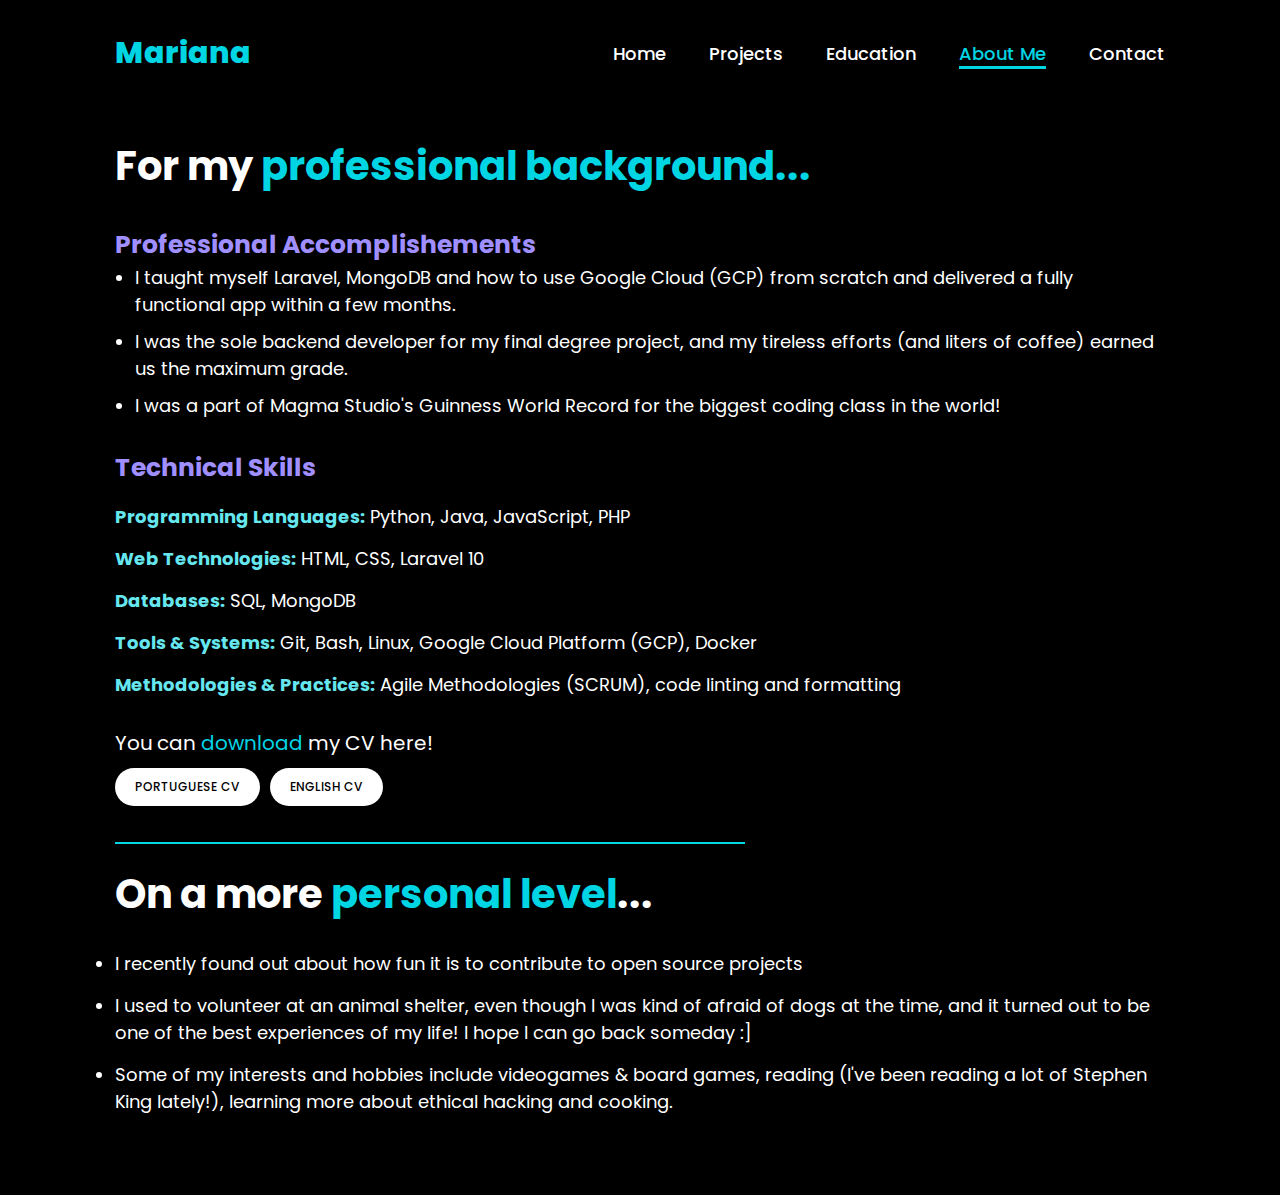
<file: HTML/aboutme.html>
<!DOCTYPE html>
<html lang="en">

<head>
    <meta charset="UTF-8">
    <meta name="viewport" content="width=device-width, initial-scale=1.0">
    <link rel="stylesheet" href="https://cdnjs.cloudflare.com/ajax/libs/font-awesome/6.5.2/css/all.min.css">
    <link rel="stylesheet" href="../CSS/aboutme.css">
    <link rel="icon" type="image/x-icon" href="../favicon.ico">
    <script src="../togglenav.js"></script>
    <title>Portfolio</title>
</head>

<body>
    <header>
        <a href="../index.html" class="logo">Mariana</a>
        <i class="fas fa-bars icon" onclick="toggleMenu()"></i> 
        <nav>
            <a href="../index.html">Home</a>
            <a href="projects.html">Projects</a>
            <a href="education.html">Education</a>
            <a href="aboutme.html" class="active">About Me</a>
            <a href="contact.html" >Contact</a>
        </nav>
    </header>

    <section class="aboutme">
        <div class="about-content">
            <h3>For my  <span>professional background...</span></h3>
            <h2>Professional Accomplishements</h2>
                <ul class="highlights">
                    <li>I taught myself Laravel, MongoDB and how to use Google Cloud (GCP) from scratch and delivered a fully
                        functional app within a few months.
                    </li>
                    <li>I was the sole backend developer for my final degree project, and my tireless efforts (and liters of coffee)
                        earned us
                        the maximum grade.</li>
                    <li>I was a part of Magma Studio's Guinness World Record for the biggest coding class in the world!</li>
                </ul>
            <h2>Technical Skills</h2>
            <br>
                <ul class="skills">
                    <li><span>Programming Languages:</span> Python, Java, JavaScript, PHP</li>
                    <li><span>Web Technologies:</span> HTML, CSS, Laravel 10</li>
                    <li><span>Databases:</span> SQL, MongoDB</li>
                    <li><span>Tools & Systems:</span> Git, Bash, Linux, Google Cloud Platform (GCP), Docker</li>
                    <li><span>Methodologies & Practices:</span> Agile Methodologies (SCRUM), code linting and formatting</li>
                </ul>
            
            <p> You can <span>download</span> my CV here!</p>
            <div class="cv-buttons">
                <a href="../Mariana_Valente_CV.pdf" download class="btn btn--download">Portuguese CV</a>
                <a href="../Mariana_Valente_EN_CV.pdf" download class="btn btn--download">English CV</a>
            </div>
            <br>
            <hr>
            <h3>On a more <span>personal level</span>... </h3>
            <br>
            <ul class="interests">
                <li>I recently found out about how fun it is to contribute to open source projects</li>
                <li>
                    I used to volunteer at an animal shelter, even though I was kind of afraid of dogs at the time, and it turned out to
                    be
                    one
                    of the best experiences of my life! I hope I can go back someday :]
                </li>
                <li>
                    Some of my interests and hobbies include videogames & board games, reading (I've been reading a lot of
                    Stephen King lately!), learning more about ethical hacking and cooking.
                </li>
            </ul>
        </div>
    </section>
    <script>
        function toggleMenu() {
            document.querySelector('nav').classList.toggle('active');
        }
    </script>
</body>

</html>
</file>
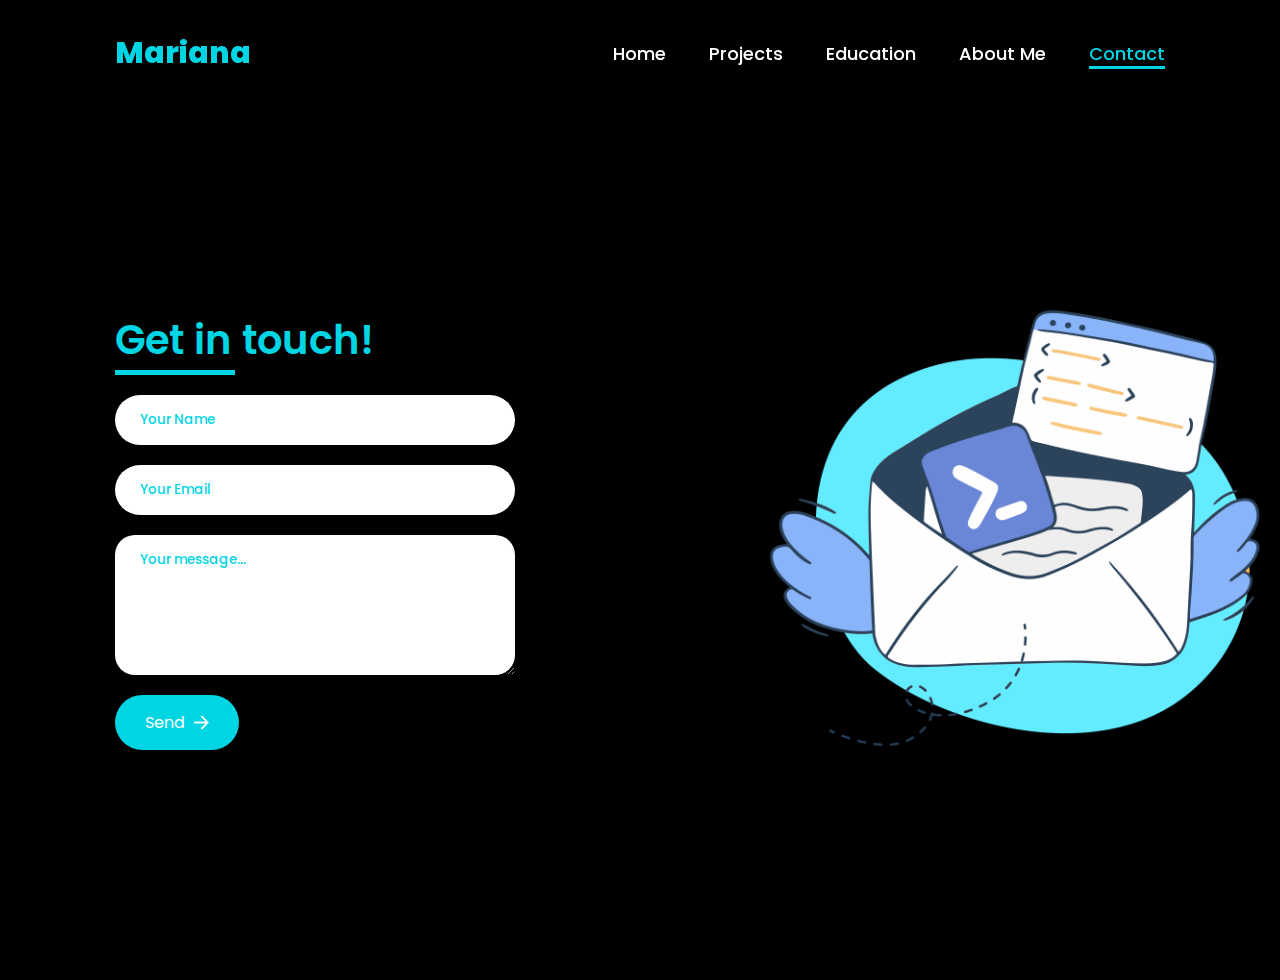
<file: HTML/contact.html>
<!DOCTYPE html>
<html lang="en">

<head>
    <meta charset="UTF-8">
    <meta name="viewport" content="width=device-width, initial-scale=1.0">
    <link rel="stylesheet" href="../CSS/contact.css">
    <link rel="stylesheet" href="https://cdnjs.cloudflare.com/ajax/libs/font-awesome/6.5.2/css/all.min.css">
    <link rel="icon" type="image/x-icon" href="../favicon.ico">
    <title>Contact Form</title>
</head>

<body>
    <header>
        <a href="../index.html" class="logo">Mariana</a>
        <i class="fas fa-bars icon" onclick="toggleMenu()"></i> <!-- Added class "icon" -->
        <nav>
            <a href="../index.html">Home</a>
            <a href="projects.html">Projects</a>
            <a href="education.html">Education</a>
            <a href="aboutme.html">About Me</a>
            <a href="contact.html" class="active">Contact</a>
        </nav>
    </header>

    <div class="contact-container">
        <form action="https://api.web3forms.com/submit" method="POST" class="contact-left">
            <div class="contact-left-title">
                <h2>Get in touch!</h2>
                <hr>
            </div>
            <input type="hidden" name="access_key" value="8ea94856-044e-4d25-9761-5457f9ec996f">
            <input type="text" name="name" placeholder="Your Name" class="contact-inputs" required>
            <input type="email" name="email" placeholder="Your Email" class="contact-inputs" required>
            <textarea name="message" placeholder="Your message..." class="contact-inputs" required></textarea>
            <button type="submit">Send <img src="../arrow_icon.png" alt="send button"></button>
            <input type="checkbox" name="botcheck" class="hidden" style="display: none;">
        </form>
        <div class="contact-right">
            <img src="../send-email.png" alt="send email image">
        </div>
    </div>

    <script>
        function toggleMenu() {
            document.querySelector('nav').classList.toggle('active');
        }
    </script>
</body>

</html>
</file>
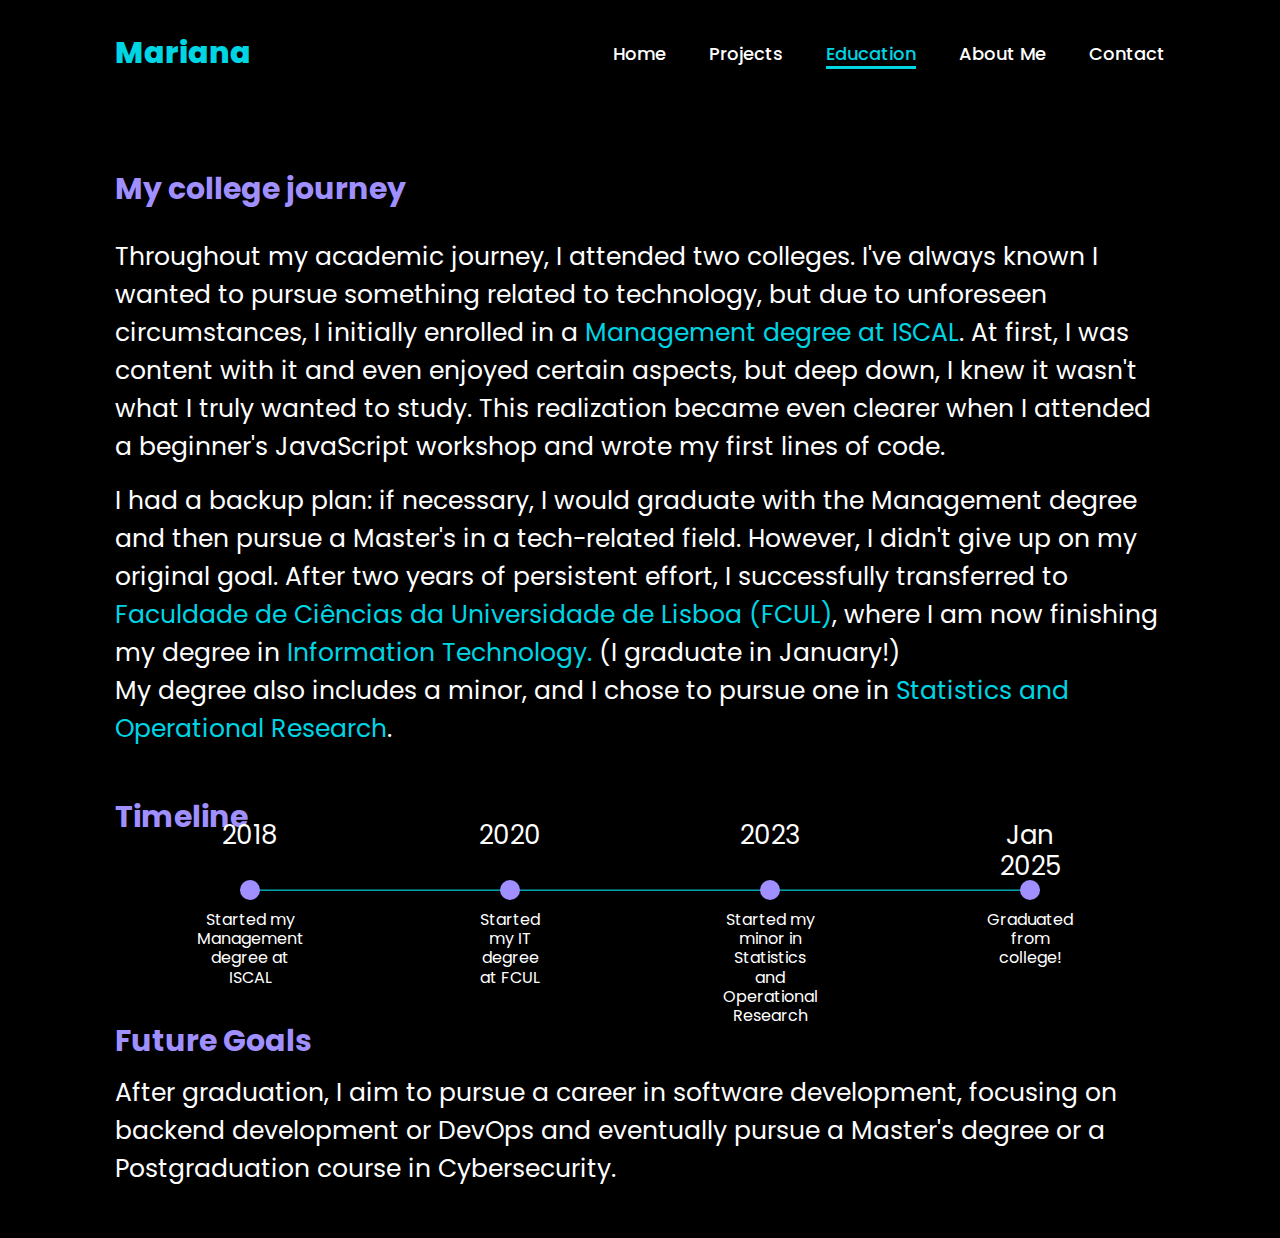
<file: HTML/education.html>
<!DOCTYPE html>
<html lang="en">

<head>
    <meta charset="UTF-8">
    <meta name="viewport" content="width=device-width, initial-scale=1.0">
    <link rel="stylesheet" href="https://cdnjs.cloudflare.com/ajax/libs/font-awesome/6.5.2/css/all.min.css">
    <link rel="stylesheet" href="https://cdnjs.cloudflare.com/ajax/libs/font-awesome/4.7.0/css/font-awesome.min.css">
    <link rel="stylesheet" href="../CSS/education.css">
    <link rel="icon" type="image/x-icon" href="../favicon.ico">
    <script src="../togglenav.js"></script>
    <title>Education</title>
</head>

<body>
    <header>
        <a href="../index.html" class="logo">Mariana</a>
        <i class="fas fa-bars" onclick="toggleMenu()"></i>
        <nav>
            <a href="../index.html">Home</a>
            <a href="projects.html">Projects</a>
            <a href="education.html" class="active">Education</a>
            <a href="aboutme.html">About Me</a>
            <a href="contact.html">Contact</a>
        </nav>
    </header>


    <section class="education">
        <div class="education-content">
            <h3>My college journey</h3>
            <br>
            <p>
                Throughout my academic journey, I attended two colleges. I've always known I wanted to pursue something related to
                technology, but due to unforeseen circumstances, I initially enrolled in a <span><a href="https://www.iscal.ipl.pt">Management degree at ISCAL</a></span>. At first, I was
                content with it and even enjoyed certain aspects, but deep down, I knew it wasn't what I truly wanted to study. This
                realization became even clearer when I attended a beginner's JavaScript workshop and wrote my first lines of code.
            </p>
            <br>
            <p>
                I had a backup plan: if necessary, I would graduate with the Management degree and then pursue a Master's in a
                tech-related field. However, I didn't give up on my original goal. After two years of persistent effort, I successfully
                transferred to <span><a href="https://ciencias.ulisboa.pt/pt/a-faculdade">Faculdade de Ciências da Universidade de Lisboa (FCUL)</a></span>, where I am now finishing my degree in <span>Information
                Technology.</span> (I graduate in January!)
            </p>
            <p>My degree also includes a minor, and I chose to pursue one in <span>Statistics and Operational Research</span>.</p>
            <br>
            <h3>Timeline</h3>
            <ul class="timeline">
                <li data-year="2018" data-text="Started my Management degree at ISCAL"></li>
                <li data-year="2020" data-text="Started my IT degree at FCUL"></li>
                <li data-year="2023" data-text="Started my minor in Statistics and Operational Research"></li>
                <li data-year="Jan 2025" data-text="Graduated from college!"></li>
            </ul>
            <br><br><br>
            <h3>Future Goals</h3>
            <p>After graduation, I aim to pursue a career in software development, focusing on backend development or DevOps and eventually pursue a Master's degree or a Postgraduation course in Cybersecurity.
            </p>

        </div>
    </section>
    <script>
        function toggleMenu() {
            document.querySelector('nav').classList.toggle('active');
        }
    </script>
</body>
</html>
</file>
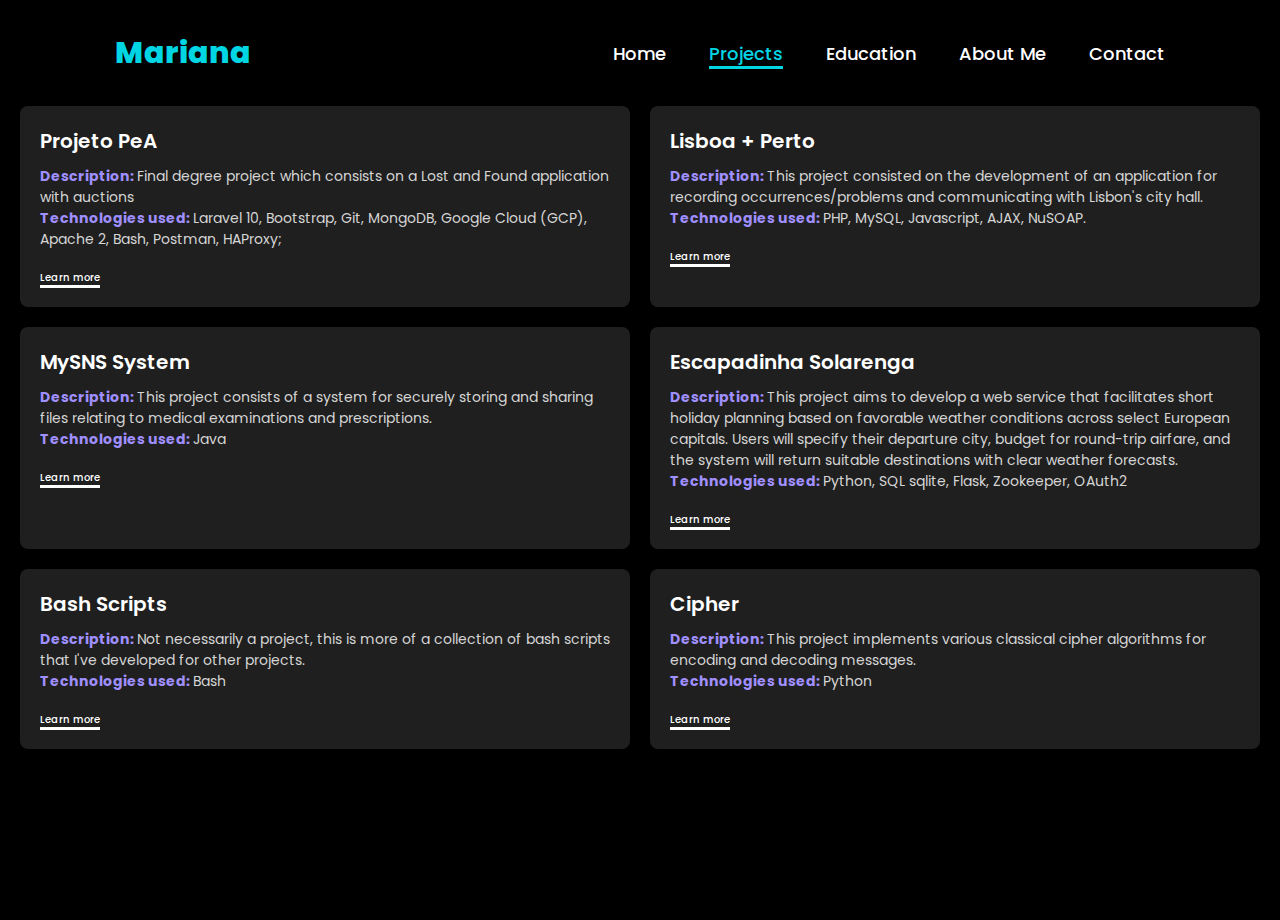
<file: HTML/projects.html>
<!DOCTYPE html>
<html lang="en">

<head>
    <meta charset="UTF-8">
    <meta name="viewport" content="width=device-width, initial-scale=1.0">
    <link rel="stylesheet" href="https://cdnjs.cloudflare.com/ajax/libs/font-awesome/6.5.2/css/all.min.css">
    <link rel="stylesheet" href="https://cdnjs.cloudflare.com/ajax/libs/font-awesome/4.7.0/css/font-awesome.min.css">
    <link rel="stylesheet" href="../CSS/projects.css">
    <link rel="icon" type="image/x-icon" href="../favicon.ico">
    <script src="../togglenav.js"></script>

    <title>Projects</title>
</head>

<body>
    <header>
        <a href="../index.html" class="logo">Mariana</a>
        <i class="fas fa-bars" onclick="toggleMenu()"></i>
        <nav>
            <a href="../index.html">Home</a>
            <a href="projects.html" class="active">Projects</a>
            <a href="education.html">Education</a>
            <a href="aboutme.html">About Me</a>
            <a href="contact.html">Contact</a>
        </nav>
    </header>
    <section>
        
        <div class="grid-container">
            <div class="grid-item">
                <h3>Projeto PeA</h3>
                <p><b>Description: </b>Final degree project which consists on a Lost and Found application with auctions</p>
                <p><b>Technologies used: </b>Laravel 10, Bootstrap, Git, MongoDB, Google
                Cloud (GCP), Apache 2, Bash, Postman, HAProxy;</p>
                <br>
                <p><a href="projects/projetopea.html">Learn more</a></p>
            </div>
            <div class="grid-item">
                <h3>Lisboa + Perto</h3>
                <p><b>Description: </b>This project consisted on the development of an application for recording occurrences/problems and
                communicating with Lisbon's city hall.</p>
                <p><b>Technologies used: </b>PHP, MySQL, Javascript, AJAX, NuSOAP.</p>
                <br>
                <p><a href="projects/lisboa+perto.html">Learn more</a></p>
            </div>
            <div class="grid-item">
                <h3>MySNS System</h3>
                <p><b>Description: </b>This project consists of a system for securely storing and sharing files relating to
                medical examinations and prescriptions.</p>
                <p><b>Technologies used: </b>Java</p>
                <br>
                <p><a href="projects/mySNS.html">Learn more</a></p>
            </div>
            <div class="grid-item">
                <h3>Escapadinha Solarenga</h3>
                <p><b>Description: </b>This project aims to develop a web service that facilitates short holiday planning based on favorable weather conditions
                across select European capitals. Users will specify their departure city, budget for round-trip airfare, and the system
                will return suitable destinations with clear weather forecasts.</p>
                <p><b>Technologies used: </b>Python, SQL sqlite, Flask, Zookeeper, OAuth2</p>
                <br>
                <p><a href="projects/solarenga.html">Learn more</a></p>
            </div>
            <div class="grid-item">
                <h3>Bash Scripts</h3>
                <p><b>Description: </b>Not necessarily a project, this is more of a collection of bash scripts that I've developed for other projects.</p>
                <p><b>Technologies used: </b>Bash</p>
                <br>
                <p><a href="projects/bash.html">Learn more</a></p>
            </div>
            <div class="grid-item">
                <h3>Cipher</h3>
                <p><b>Description: </b>This project implements various classical cipher algorithms for encoding and decoding messages.</p>
                <p><b>Technologies used: </b>Python</p>
                <br>
                <p><a href="projects/cipher.html">Learn more</a></p>
            </div>
        </div>
    </section>
    <script>
        function toggleMenu() {
            document.querySelector('nav').classList.toggle('active');
        }
    </script>
</body>

</html>
</file>
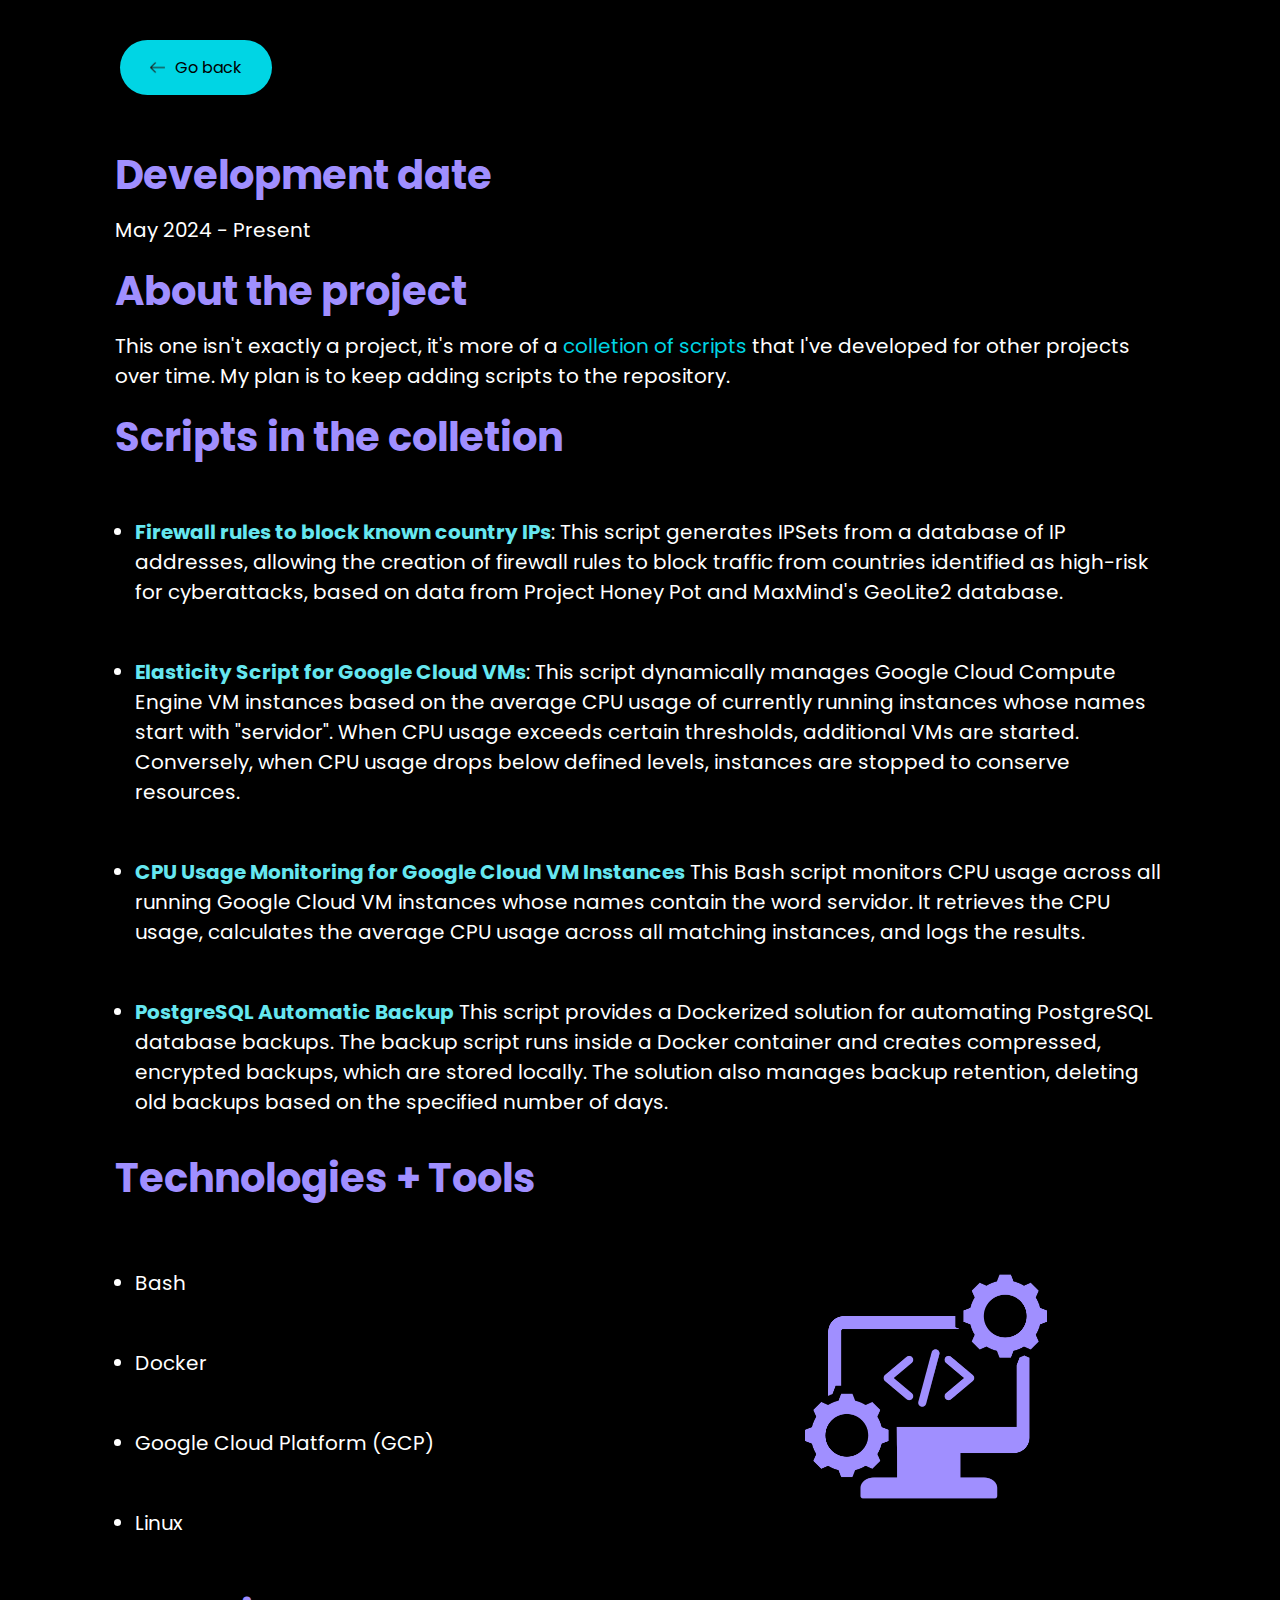
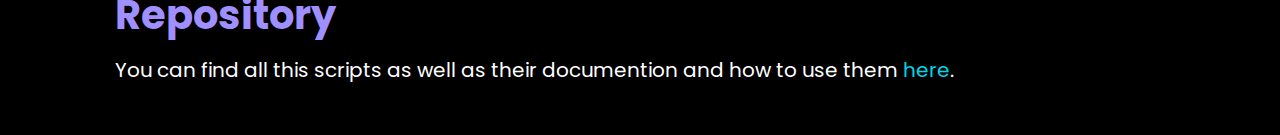
<file: HTML/projects/bash.html>
<!DOCTYPE html>
<html lang="en">

<head>
    <meta charset="UTF-8">
    <meta name="viewport" content="width=device-width, initial-scale=1.0">
    <link rel="stylesheet" href="../../CSS/mySNS.css">
    <link rel="icon" type="image/x-icon" href="../favicon.ico">
    <title>Bash Scripts</title>
</head>

<body>
    <a href="../projects.html">
        <button class="back">
            <img src="../../left.png" alt="Go back"> Go back
        </button>
    </a>

    <section class="projeto">
        <div class="projeto-content">
            <h3>Development date</h3>
            <p>May 2024 - Present</p>
            <br>
            <h3>About the project</h3>
            <p>
                This one isn't exactly a project, it's more of a <span>colletion of scripts</span> that I've developed for other projects over time.
                My plan is to keep adding scripts to the repository.
            </p>
            <br>
            <h3>Scripts in the colletion</h3>
            <p>
            <ul>
                <li><span>Firewall rules to block known country IPs</span>: This script generates IPSets from a database of IP
                    addresses, allowing the creation of firewall rules to block traffic
                    from countries identified as high-risk for cyberattacks, based on data from Project Honey Pot and MaxMind's GeoLite2
                    database.</li>
                <li><span>Elasticity Script for Google Cloud VMs</span>: This script dynamically manages Google Cloud Compute Engine VM instances based on the average CPU usage of currently
                running instances whose names start with "servidor". When CPU usage exceeds certain thresholds, additional VMs are started. Conversely, when CPU usage drops below defined
                levels, instances are stopped to conserve resources.</li>
                <li><span>CPU Usage Monitoring for Google Cloud VM Instances</span> This Bash script monitors CPU usage across all running Google Cloud VM instances whose names contain the word
                servidor. It retrieves the CPU usage, calculates the average CPU usage across all matching instances, and logs the results.</li>
                <li><span>PostgreSQL Automatic Backup</span> This script provides a Dockerized solution for automating PostgreSQL database backups. The backup script runs inside a
                Docker container and creates compressed, encrypted backups, which are stored locally. The solution also manages backup
                retention, deleting old backups based on the specified number of days.</li>
            </ul>
            <br>
            </p>
            <h3>Technologies + Tools</h3>
            <div class="tools-container">
                <ul>
                    <li>Bash</li>
                    <li>Docker</li>
                    <li>Google Cloud Platform (GCP)</li>
                    <li>Linux</li>
                </ul>
                <div class="tools-right">
                    <img src="../../tools.png" alt="developer tools">
                </div>
            </div>
            <br><br>
            <h3>Repository</h3>
            <p>You can find all this scripts as well as their documention and how to use them <a href="https://github.com/mariannerv/bash-scripts">here</a>.</p>
        </div>
    </section>
</body>

</html>
</file>
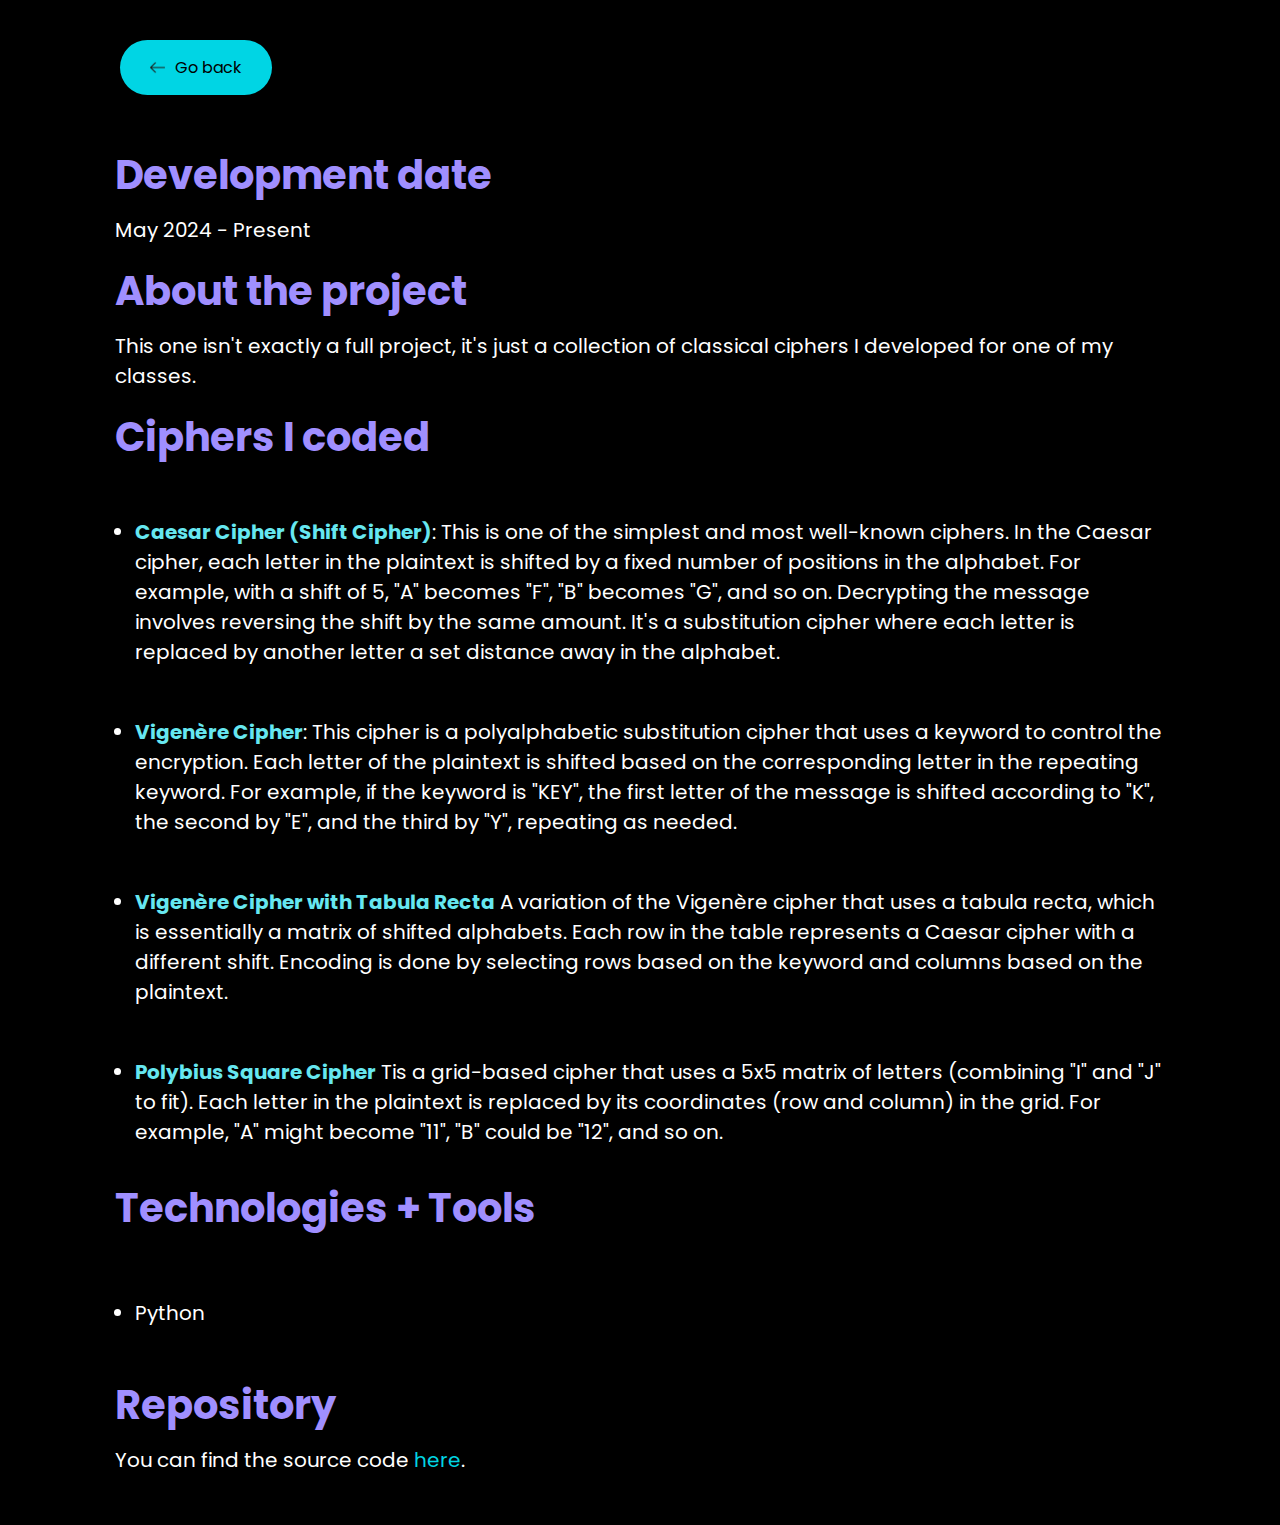
<file: HTML/projects/cipher.html>
<!DOCTYPE html>
<html lang="en">

<head>
    <meta charset="UTF-8">
    <meta name="viewport" content="width=device-width, initial-scale=1.0">
    <link rel="stylesheet" href="../../CSS/mySNS.css">
    <link rel="icon" type="image/x-icon" href="../favicon.ico">
    <title>Cipher</title>
</head>

<body>
    <a href="../projects.html">
        <button class="back">
            <img src="../../left.png" alt="Go back"> Go back
        </button>
    </a>

    <section class="projeto">
        <div class="projeto-content">
            <h3>Development date</h3>
            <p>May 2024 - Present</p>
            <br>
            <h3>About the project</h3>
            <p>
                This one isn't exactly a full project, it's just a collection of classical ciphers I developed for one of my classes.
            </p>
            <br>
            <h3>Ciphers I coded</h3>
            <p>
            <ul>
                <li><span>Caesar Cipher (Shift Cipher)</span>: This is one of the simplest and most well-known ciphers. In the Caesar cipher, each letter in the plaintext is shifted
                by a fixed number of positions in the alphabet. For example, with a shift of 5, "A" becomes "F", "B" becomes "G", and so
                on. Decrypting the message involves reversing the shift by the same amount. It's a substitution cipher where each letter
                is replaced by another letter a set distance away in the alphabet.</li>
                <li><span>Vigenère Cipher</span>: This cipher is a polyalphabetic substitution cipher that uses a keyword to control the encryption. Each letter of the
                plaintext is shifted based on the corresponding letter in the repeating keyword. For example, if the keyword is "KEY",
                the first letter of the message is shifted according to "K", the second by "E", and the third by "Y", repeating as
                needed.</li>
                <li><span>Vigenère Cipher with Tabula Recta</span> A variation of the Vigenère cipher that uses a tabula recta, which is essentially a matrix of shifted alphabets. Each
                row in the table represents a Caesar cipher with a different shift. Encoding is done by selecting rows based on the
                keyword and columns based on the plaintext. </li>
                <li><span>Polybius Square Cipher</span> Tis a grid-based cipher that uses a 5x5 matrix of letters (combining "I" and "J" to fit). Each letter in the plaintext is
                replaced by its coordinates (row and column) in the grid. For example, "A" might become "11", "B" could be "12", and so
                on.</li>
            </ul>
            <br>
            </p>
            <h3>Technologies + Tools</h3>
            <div class="tools-container">
                <ul>
                    <li>Python</li>
                </ul>
            </div>
            <br><br>
            <h3>Repository</h3>
            <p>You can find the source code <a
                    href="https://github.com/mariannerv/Cipher">here</a>.</p>
        </div>
    </section>
</body>

</html>
</file>
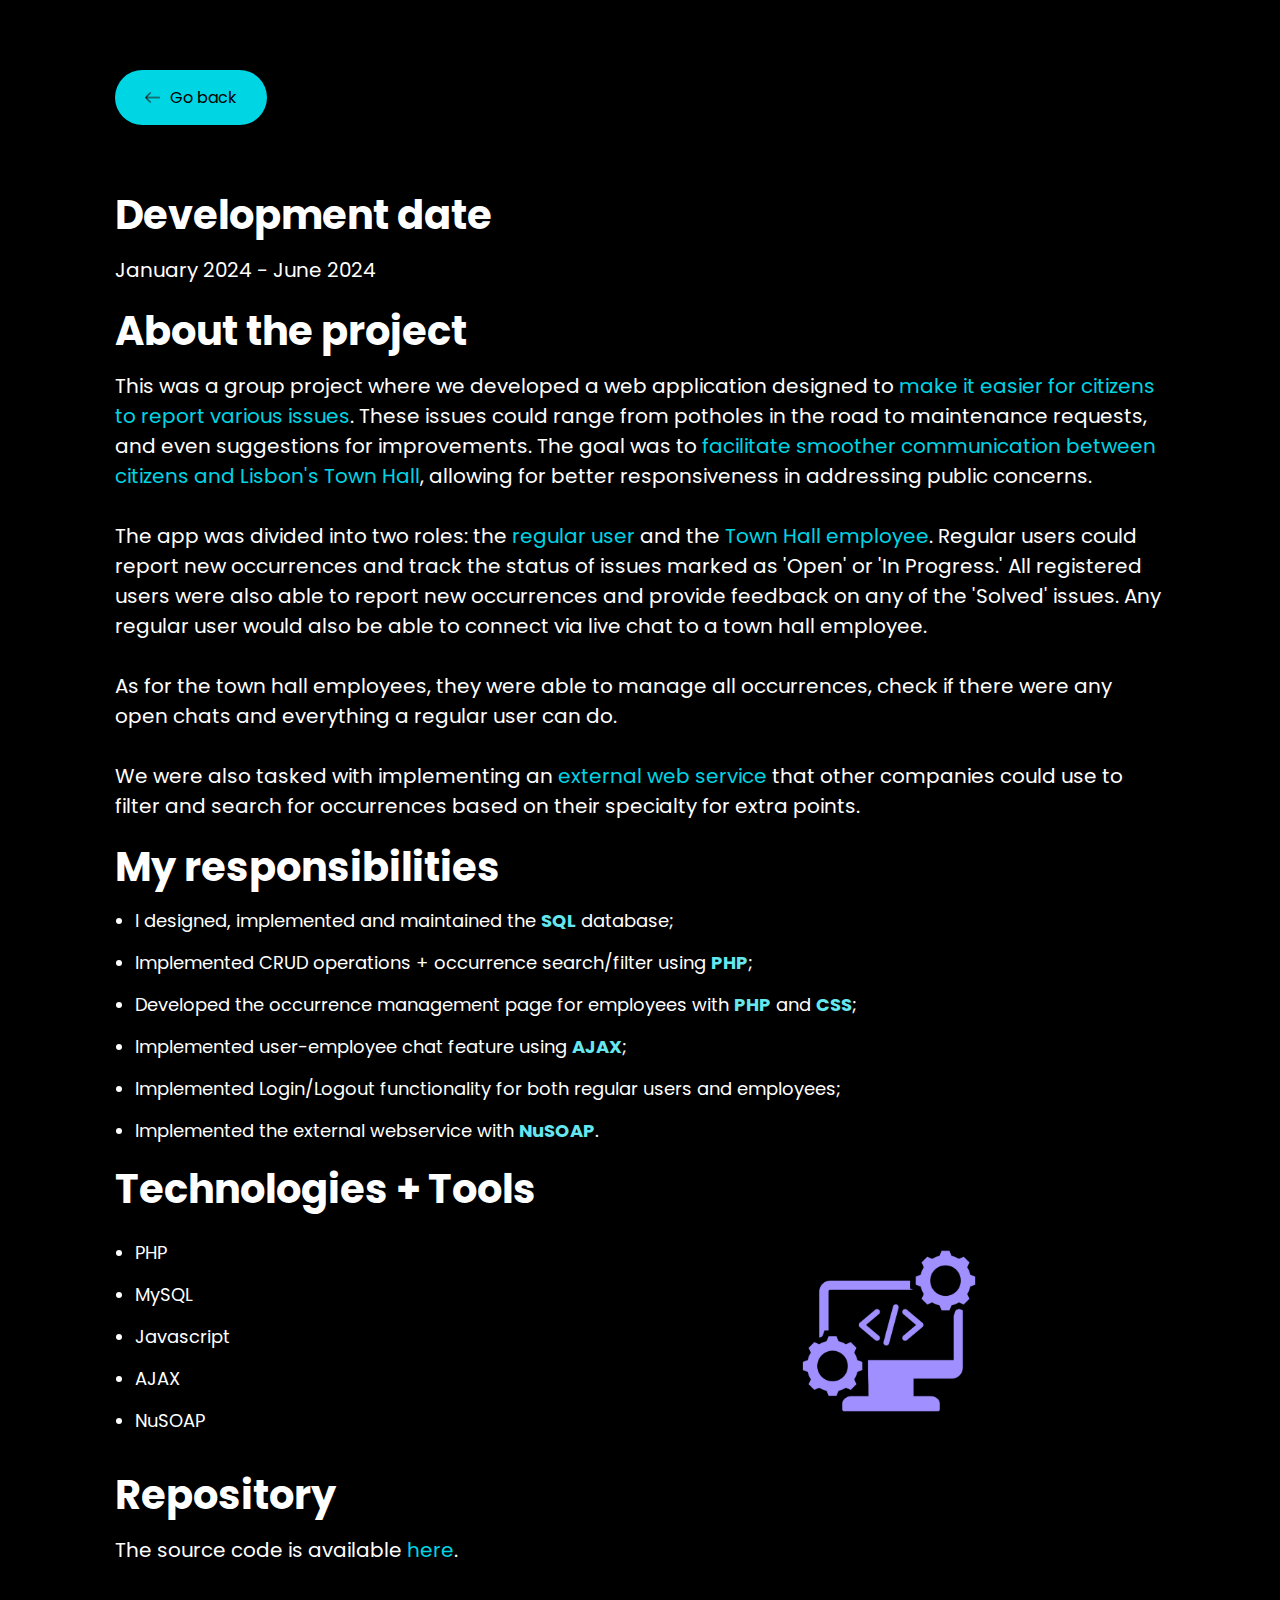
<file: HTML/projects/lisboa+perto.html>
<!DOCTYPE html>
<html lang="en">

<head>
    <meta charset="UTF-8">
    <meta name="viewport" content="width=device-width, initial-scale=1.0">
    <link rel="stylesheet" href="../../CSS/lisboaperto.css">
    <link rel="icon" type="image/x-icon" href="../favicon.ico">
    <title>Lisboa + Perto</title>
</head>

<body>
    <header>
        <a href="../projects.html">
            <button class="back">
                <img src="../../left.png" alt="Go back"> Go back
            </button>
        </a>

        
        <i class="fas fa-bars" onclick="toggleMenu()"></i>
        <nav>
            
        </nav>
    </header>

    <section class="projeto">
        <div class="projeto-content">
            <h3>Development date</h3>
            <p>January 2024 - June 2024</p>
            <br>
            <h3>About the project</h3>
            <p>
                This was a group project where we developed a web application designed to <span>make it easier for
                    citizens to report various
                    issues</span>. These issues could range from potholes in the road to maintenance requests, and even
                suggestions for
                improvements. The goal was to <span>facilitate smoother communication between citizens and Lisbon's Town
                    Hall</span>, allowing for
                better responsiveness in addressing public concerns.
                <br><br>
                The app was divided into two roles: the <span>regular user</span> and the <span>Town Hall
                    employee</span>. Regular users could report new
                occurrences and track the status of issues marked as 'Open' or 'In Progress.' All registered users were
                also able to
                report new occurrences and provide feedback on any of the 'Solved' issues. Any regular user would also
                be able to connect via live chat to a town hall employee.
                <br><br>
                As for the town hall employees, they were able to manage all occurrences, check if there were any open
                chats and everything a regular user can do.
                <br><br>
                We were also tasked with implementing an <span>external web service</span> that other companies could
                use to filter and search for
                occurrences based on their specialty for extra points.
            </p>
            <br>
            <h3>My responsibilities</h3>
            <p>
            <ul>
                <li>I designed, implemented and maintained the <span>SQL</span> database;</li>
                <li>Implemented CRUD operations + occurrence search/filter using <span>PHP</span>;</li>
                <li>Developed the occurrence management page for employees with <span>PHP</span> and <span>CSS</span>;
                </li>
                <li>Implemented user-employee chat feature using <span>AJAX</span>; </li>
                <li>Implemented Login/Logout functionality for both regular users and employees;</li>
                <li>Implemented the external webservice with <span>NuSOAP</span>.</li>
            </ul>
            </p>
            <h3>Technologies + Tools</h3>
            <div class="tools-container">
                <ul>
                    <li>PHP</li>
                    <li>MySQL</li>
                    <li>Javascript</li>
                    <li>AJAX</li>
                    <li>NuSOAP</li>
                </ul>
                <div class="tools-right">
                    <img src="../../tools.png" alt="developer tools">
                </div>
            </div>
            <br>
            <h3>Repository</h3>
            <p>The source code is available <a href="https://github.com/mariannerv/Lisboa-Perto">here</a>.</p>

        </div>
    </section>

    <script>
        function toggleMenu() {
            document.querySelector('nav').classList.toggle('active');
        }
    </script>
</body>

</html>
</file>
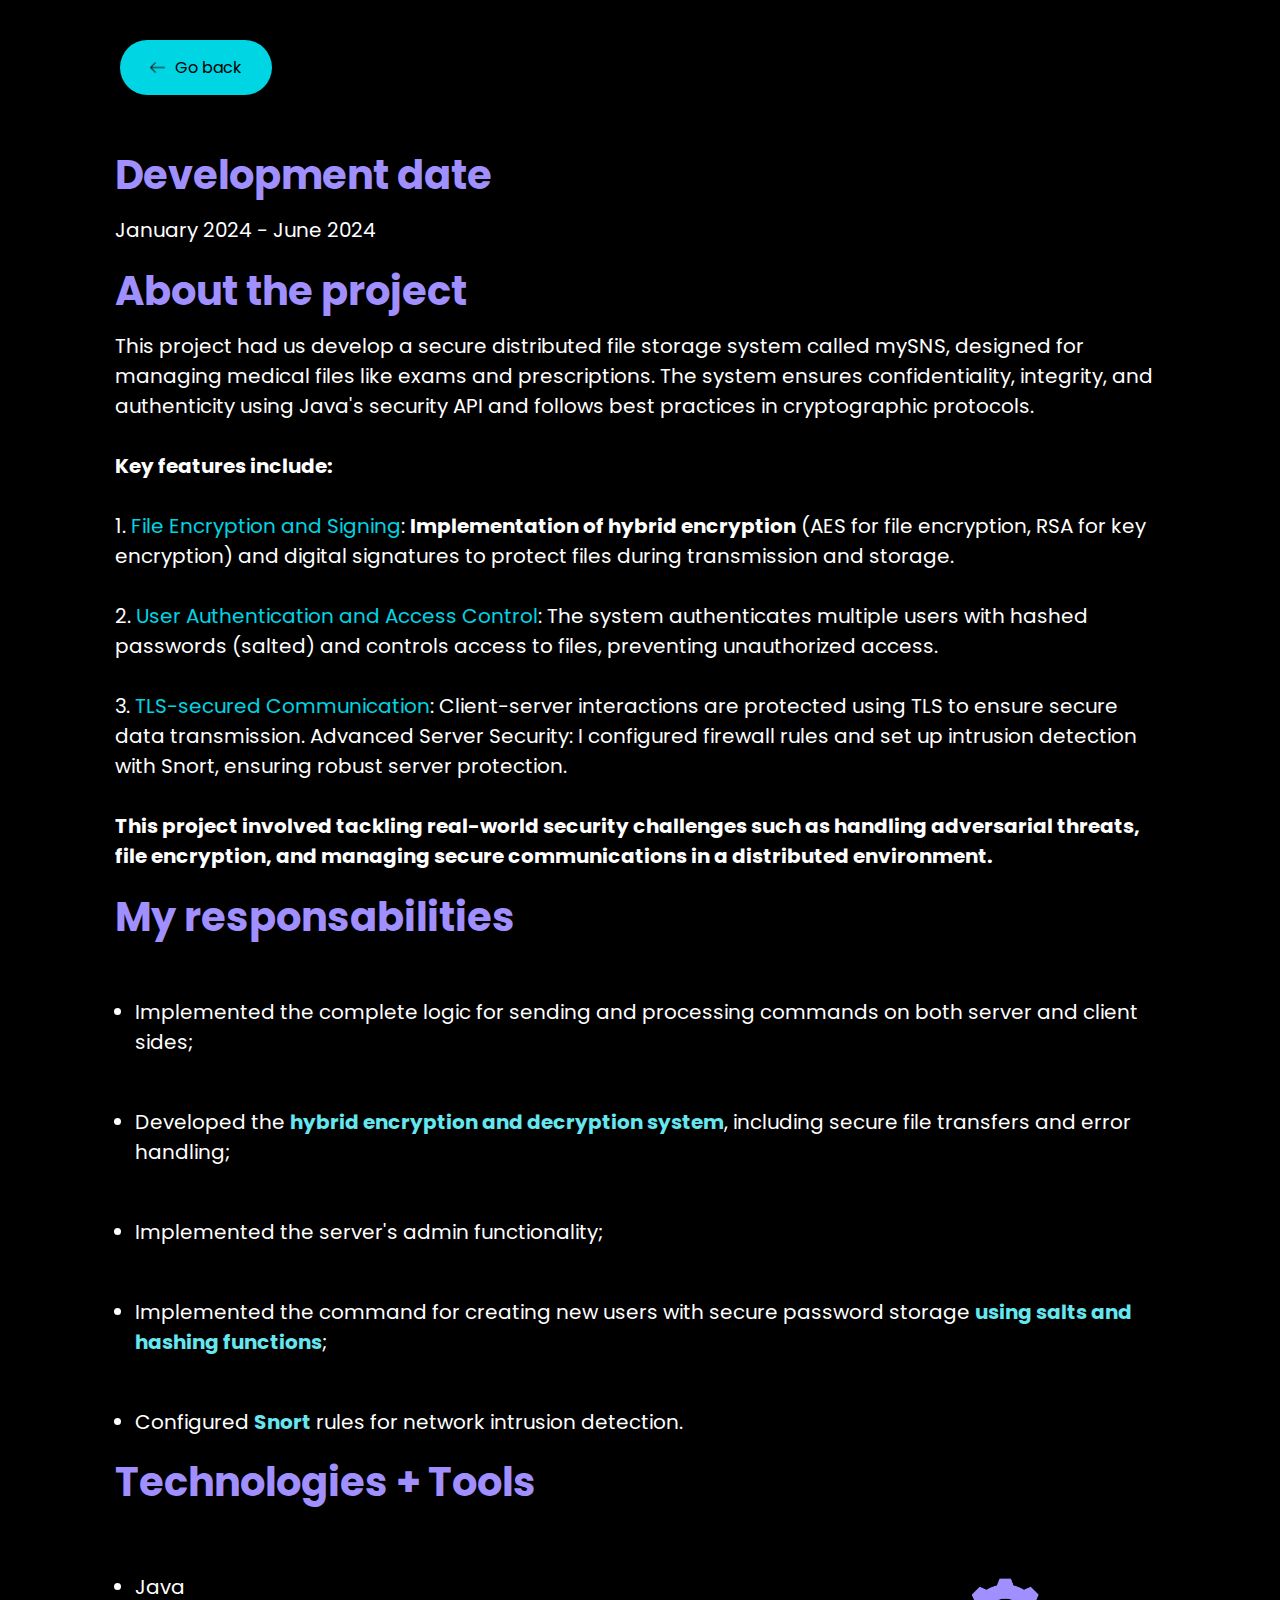
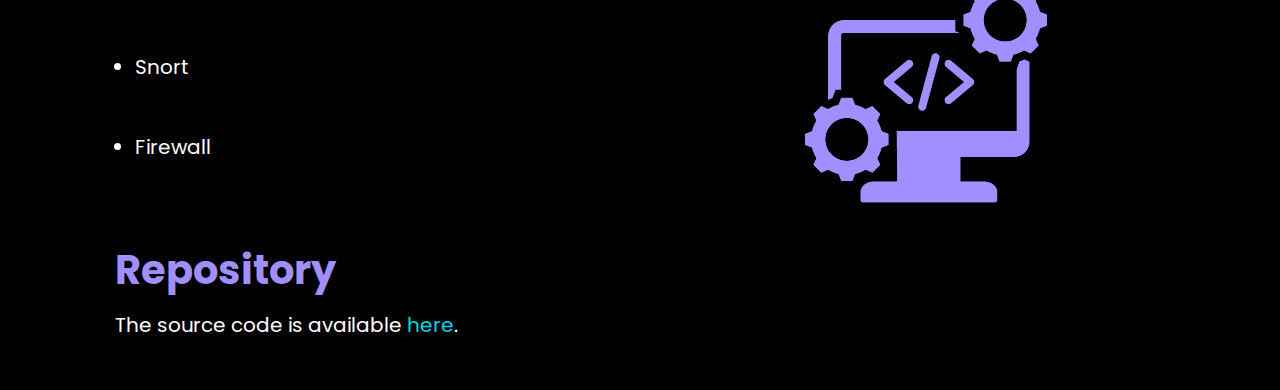
<file: HTML/projects/mySNS.html>
<!DOCTYPE html>
<html lang="en">

<head>
    <meta charset="UTF-8">
    <meta name="viewport" content="width=device-width, initial-scale=1.0">
    <link rel="stylesheet" href="../../CSS/mySNS.css">
    <link rel="icon" type="image/x-icon" href="../favicon.ico">
    <title>mySNS</title>
</head>

<body>
    <a href="../projects.html">
        <button class="back">
            <img src="../../left.png" alt="Go back"> Go back
        </button>
    </a>

    <section class="projeto">
        <div class="projeto-content">
            <h3>Development date</h3>
            <p>January 2024 - June 2024</p>
            <br>
            <h3>About the project</h3>
            <p>
            
            This project had us develop a secure distributed file storage system called mySNS, designed for managing medical files like exams and
            prescriptions. The system ensures confidentiality, integrity, and authenticity using Java's security API and follows
            best practices in cryptographic protocols.
            <br><br>
            <b>Key features include:</b>
            <br><br>
            1. <span>File Encryption and Signing</span>: <b>Implementation of hybrid encryption</b> (AES for file encryption, RSA for key encryption) and
            digital signatures to protect files during transmission and storage.
            <br><br>
            2. <span>User Authentication and Access Control</span>: The system authenticates multiple users with hashed passwords (salted) and
            controls access to files, preventing unauthorized access.
            <br><br>
            3. <span>TLS-secured Communication</span>: Client-server interactions are protected using TLS to ensure secure data transmission.
            Advanced Server Security: I configured firewall rules and set up intrusion detection with Snort, ensuring robust server
            protection.
            <br><br>
            <b>This project involved tackling real-world security challenges such as handling adversarial threats, file encryption, and
            managing secure communications in a distributed environment.</b>

            </p>
            <br>
            <h3>My responsabilities</h3>
            <p>
            <ul>
                <li>Implemented the complete logic for sending and processing commands on both server and client sides;</li>
                <li>Developed the <span>hybrid encryption and decryption system</span>, including secure file transfers and error handling;</li>
                <li>Implemented the server's admin functionality;</li>
                <li>Implemented the command for creating new users with secure password storage <span>using salts and hashing functions</span>;</li>
                <li>Configured <span>Snort</span> rules for network intrusion detection.</li>
            </ul>
            </p>
            <h3>Technologies + Tools</h3>
            <div class="tools-container">
                <ul>
                    <li>Java</li>
                    <li>Snort</li>
                    <li>Firewall</li>
                </ul>
                <div class="tools-right">
                    <img src="../../tools.png" alt="developer tools">
                </div>
            </div>
            <br>
            <h3>Repository</h3>
            <p>The source code is available <a href="https://github.com/mariannerv/MySNS-System">here</a>.</p>
        </div>
    </section>
</body>

</html>
</file>
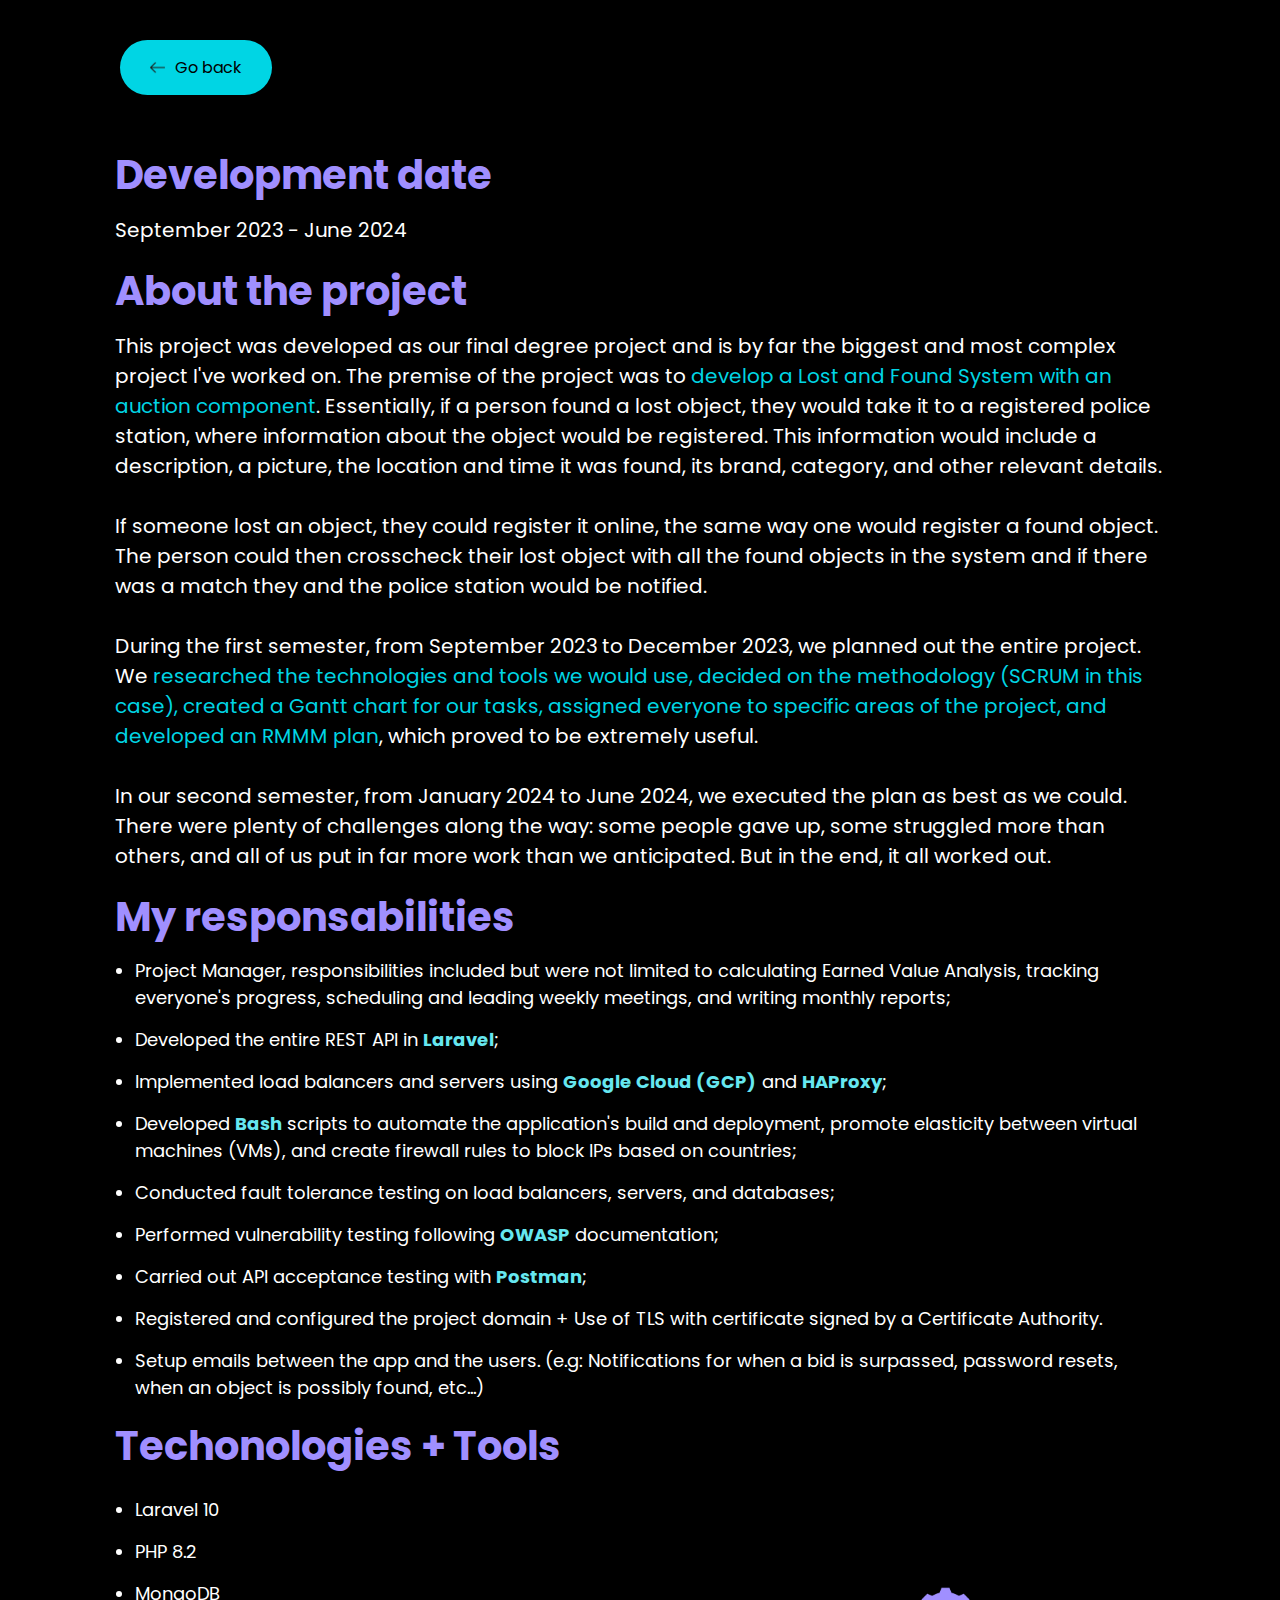
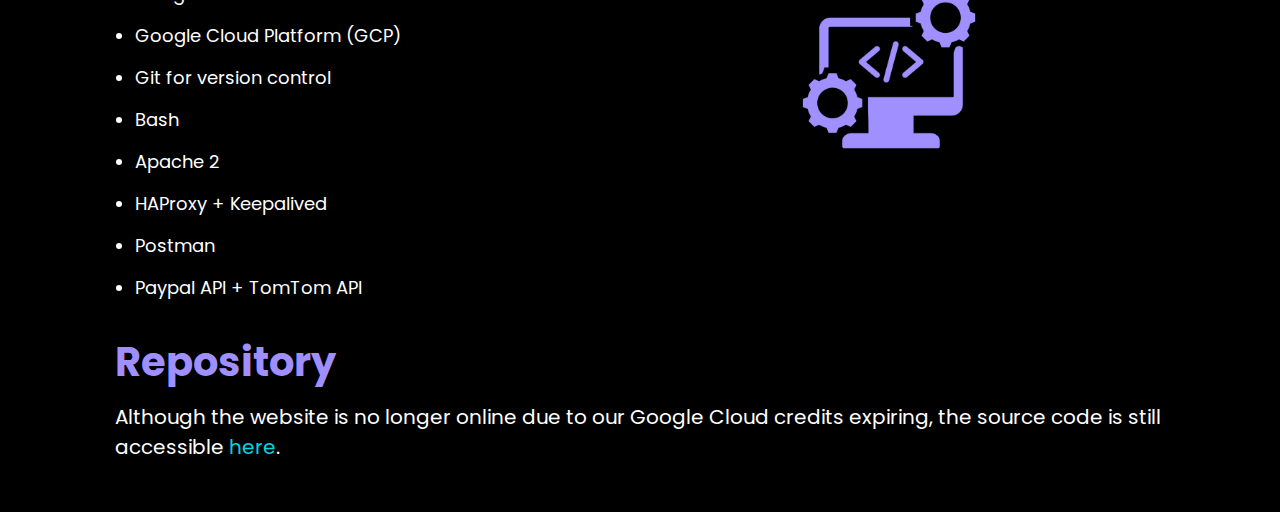
<file: HTML/projects/projetopea.html>
<!DOCTYPE html>
<html lang="en">
<head>
    <meta charset="UTF-8">
    <meta name="viewport" content="width=device-width, initial-scale=1.0">
    <link rel="stylesheet" href="../../CSS/projetopea.css">
    <link rel="icon" type="image/x-icon" href="../favicon.ico">
    <title>Projeto PeA</title>
</head>
<body>
    <a href="../projects.html">
        <button class="back">
            <img src="../../left.png" alt="Go back"> Go back
        </button>
    </a>

    <section class="projeto">
        <div class="projeto-content">
            <h3>Development date</h3>
            <p>September 2023 - June 2024</p>
            <br>
            <h3>About the project</h3>
            <p>
                This project was developed as our final degree project and is by far the biggest and most complex project I've worked
                on. The premise of the project was to <span>develop a Lost and Found System with an auction component</span>. Essentially, if a person found a lost object, they would take it to 
                a registered police station, where information about the object would be registered. This information would include a description, a picture, the location and time it was
                found, its brand, category, and other relevant details.
                <br><br>
                If someone lost an object, they could register it online, the same way one would register a found object. The person could then
                crosscheck their lost object with all the found objects in the system and if there was a match they and the police station would be notified.
                <br><br>
                During the first semester, from September 2023 to December 2023, we planned out the entire project. We <span>researched the technologies and
                tools we would use, decided on the methodology (SCRUM in this case), created a Gantt chart for our tasks, assigned
                everyone to specific areas of the project, and developed an RMMM plan</span>, which proved to be extremely useful.
                <br><br>
                In our second semester, from January 2024 to June 2024, we executed the plan as best as we could. There were plenty of
                challenges along the way: some people gave up, some struggled more than others, and all of us put in far more work than
                we anticipated. But in the end, it all worked out.
            </p>
            <br>
            <h3>My responsabilities</h3>
            <p>
                <ul>
                    <li>Project Manager, responsibilities included but were not limited to calculating Earned Value Analysis, tracking
                    everyone's progress, scheduling and leading weekly meetings, and writing monthly reports;
                    </li>
                    <li>Developed the entire REST API in <span>Laravel</span>;</li>
                    <li>Implemented load balancers and servers using <span>Google Cloud (GCP)</span> and <span>HAProxy</span>;</li>
                    <li>Developed <span>Bash</span> scripts to automate the application's build and deployment, promote elasticity between virtual
                    machines (VMs), and create firewall rules to block IPs based on countries;</li>
                    <li>Conducted fault tolerance testing on load balancers, servers, and databases;</li>
                    <li>Performed vulnerability testing following <span>OWASP</span> documentation;</li>
                    <li>Carried out API acceptance testing with <span>Postman</span>;</li>
                    <li>Registered and configured the project domain + Use of TLS with
                    certificate signed by a Certificate Authority.</li>
                    <li>Setup emails between the app and the users. (e.g: Notifications for when a bid is surpassed, password resets, 
                        when an object is possibly found, etc...)</li>
                </ul>
            </p>
            <h3>Techonologies + Tools</h3>
            <div class="tools-container">
                <ul>
                    <li>Laravel 10</li>
                    <li>PHP 8.2</li>
                    <li>MongoDB</li>
                    <li>Google Cloud Platform (GCP)</li>
                    <li>Git for version control</li>
                    <li>Bash</li>
                    <li>Apache 2</li>
                    <li>HAProxy + Keepalived</li>
                    <li>Postman</li>
                    <li>Paypal API + TomTom API</li>
                </ul>
                <div class="tools-right">
                    <img src="../../tools.png" alt="developer tools">
                </div>
            </div>
            <br>
            <h3>Repository</h3>
            <p>Although the website is no longer online due to our Google Cloud credits expiring, the source code is still accessible <a href="https://github.com/mariannerv/ProjetoPeA">here</a>.</p>
        </div>
    </section>
</body>
</html>
</file>
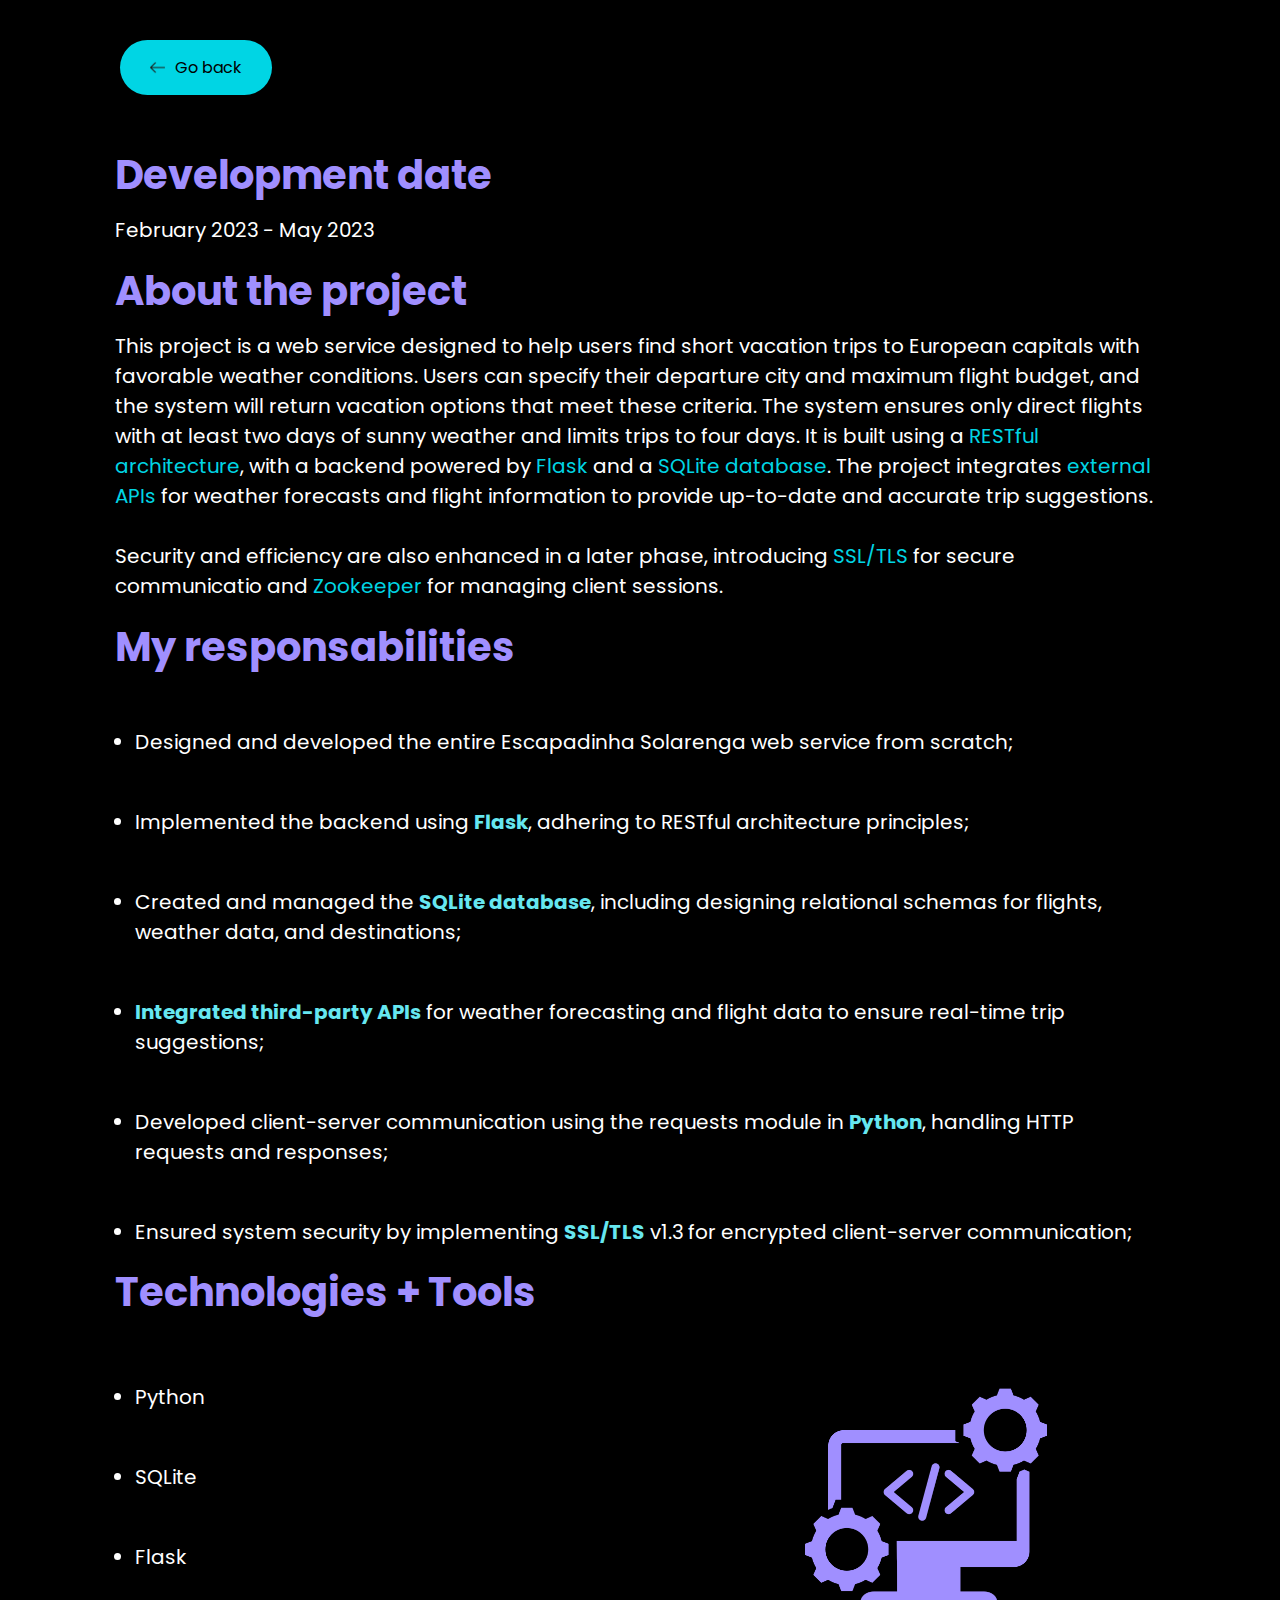
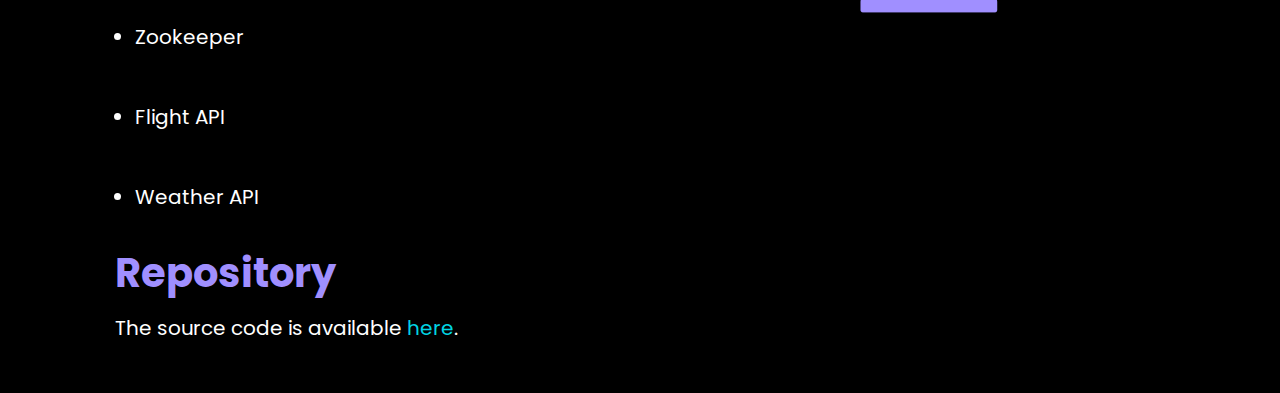
<file: HTML/projects/solarenga.html>
<!DOCTYPE html>
<html lang="en">

<head>
    <meta charset="UTF-8">
    <meta name="viewport" content="width=device-width, initial-scale=1.0">
    <link rel="stylesheet" href="../../CSS/mySNS.css">
    <link rel="icon" type="image/x-icon" href="../favicon.ico">
    <script src="../../togglenav.js"></script>
    <title>Lisboa + Perto</title>
</head>

<body>
    <a href="../projects.html">
        <button class="back">
            <img src="../../left.png" alt="Go back"> Go back
        </button>
    </a>

    <section class="projeto">
        <div class="projeto-content">
            <h3>Development date</h3>
            <p>February 2023 - May 2023</p>
            <br>
            <h3>About the project</h3>
            <p>
            This project is a web service designed to help users find short vacation trips to European capitals with
            favorable weather conditions. Users can specify their departure city and maximum flight budget, and the system will
            return vacation options that meet these criteria. The system ensures only direct flights with at least two days of sunny
            weather and limits trips to four days. It is built using a <span>RESTful architecture</span>, with a backend powered by <span>Flask</span> and a
            <span>SQLite database</span>. The project integrates <span>external APIs</span> for weather forecasts and flight information to provide up-to-date
            and accurate trip suggestions.
            <br><br>
            Security and efficiency are also enhanced in a later phase, introducing <span>SSL/TLS</span> for secure communicatio and <span>Zookeeper</span> for
            managing client sessions.

            </p>
            <br>
            <h3>My responsabilities</h3>
            <p>
            <ul>
                <li>Designed and developed the entire Escapadinha Solarenga web service from scratch;</li>
                <li>Implemented the backend using <span>Flask</span>, adhering to RESTful architecture principles;</li>
                <li>Created and managed the <span>SQLite database</span>, including designing relational schemas for flights, weather data, and
                destinations;</li>
                <li><span>Integrated third-party APIs</span> for weather forecasting and flight data to ensure real-time trip suggestions;</li>
                <li>Developed client-server communication using the requests module in <span>Python</span>, handling HTTP requests and responses;</li>
                <li>Ensured system security by implementing <span>SSL/TLS</span> v1.3 for encrypted client-server communication;</li>
            </ul>
            </p>
            <h3>Technologies + Tools</h3>
            <div class="tools-container">
                <ul>
                    <li>Python</li>
                    <li>SQLite</li>
                    <li>Flask</li>
                    <li>Zookeeper</li>
                    <li>Flight API</li>
                    <li>Weather API</li>
                </ul>
                <div class="tools-right">
                    <img src="../../tools.png" alt="developer tools">
                </div>
            </div>
            <br>
            <h3>Repository</h3>
            <p>The source code is available <a href="https://github.com/mariannerv/Projetos-de-Aplicacoes-Distribuidas">here</a>.</p>
        </div>
    </section>
</body>

</html>
</file>
<file: CSS/aboutme.css>
@import url('https://fonts.googleapis.com/css2?family=Poppins:wght@100;200;300;400;500;600&display=swap');

* {
    margin: 0;
    padding: 0;
    box-sizing: border-box;
    text-decoration: none;
    border: none;
    outline: none;
    font-family: 'Poppins', sans-serif;
}

html {
    font-size: 62.5%;
}

body {
    animation: grow 0.5s;
    width: 100%;
    height: 100vh;
    overflow-x: hidden;
    background-color: black;
    color: white;
}

@keyframes grow {
    0% {
        transform: scale(.2);
    }

    100% {
        transform: scale(1);
    }
}

header {
    margin-top: 20px;
    position: relative;
    top: 0;
    left: 0;
    width: 100%;
    padding: 1rem 9%;
    background-color: transparent;
    filter: drop-shadow(10px);
    display: flex;
    justify-content: space-between;
    align-items: center;
    z-index: 100;
}

.logo {
    font-size: 3rem;
    color: #00d5e4;
    font-weight: 800;
    cursor: pointer;
    transition: 0.5s ease;
}

.logo:hover {
    transform: scale(1.1);
}

nav a {
    font-size: 1.8rem;
    color: white;
    margin-left: 4rem;
    font-weight: 500;
    transition: 0.3s ease;
    border-bottom: 3px solid transparent;
}

nav a:hover,
nav a.active {
    color: #00d5e4;
    border-bottom: 3px solid #00d5e4;
}

/* Responsive Nav for smaller screens */
@media(max-width: 995px) {
    nav {
        position: absolute;
        display: none;
        top: 0;
        right: 0;
        width: 40%;
        border-left: 3px solid #00d5e4;
        border-bottom: 3px solid #00d5e4;
        border-bottom-left-radius: 2rem;
        padding: 1rem solid;
        background-color: #00d5e4;
        border-top: 0.1rem solid rgba(0, 0, 0, 0.1);
    }

    nav.active {
        display: block;
    }

    nav a {
        display: block;
        font-size: 2rem;
        margin: 3rem 0;
    }

    nav a:hover,
    nav a.active {
        padding: 1rem;
        border-radius: 0.5rem;
        border-bottom: 0.5rem solid #00d5e4;
        /* Highlight active link */
    }
}

.btn {
    background-color: white;
    font-size: 12px;
    font-weight: 500;
    text-transform: uppercase;
    color: black;
    letter-spacing: 0.5px;
    padding: 10px 20px;
    border-radius: 500px;
    transition: all 0.3s;
}

.btn:hover {
    transform: scale(1.15);
}

.btn--download {
    animation: fade-down 0.5s 0.4s backwards;
}

section {
    min-height: 100vh;
    padding: 5rem 9%;
}

.aboutme {
    display: flex;
    justify-content: center;
    align-items: center;
    gap: 8rem;
    background-color: black;
}


@media(max-width: 768px) {
    .aboutme {
        flex-direction: column;
        padding: 2rem;
        text-align: center;
    }

    .about-content h1 {
        font-size: 4rem;
    }

    .about-content h3 {
        font-size: 2.5rem;
    }

    .about-content p {
        font-size: 1.6rem;
    }

    .cv-buttons {
        flex-direction: column;
        gap: 1rem;
    }

    hr{
        display: none;
    }
}

.aboutme .about-content h1 {
    font-size: 6rem;
    font-weight: 700;
    line-height: 1.3;
}

.about-content h3 {
    font-size: 4rem;
    margin-bottom: 1rem;
    font-weight: 700;
}

.about-content p {
    font-size: 2rem;
}

.about-content .cv-buttons {
    display: flex;
    gap: 1rem;
    margin-top: 1rem;
}

hr {
    color: #00d5e4;
    border: 1px solid #00d5e4;
    margin: 2rem 0;
    width: 60%;
}

span {
    color: #00d5e4;
}

.about-content h2 {
    font-size: 2.5rem;
    margin-top: 3rem;
    font-weight: 700;
    color: #a08fff;
}

.highlights {
    list-style-type: disc;
    padding-left: 2rem;
    margin-bottom: 3rem;
}

.highlights li {
    font-size: 1.8rem;
    margin-bottom: 1rem;
    line-height: 1.5;
}

.skills {
    list-style-type: none;
    padding-left: 0;
    margin-bottom: 3rem;
}

.skills li {
    font-size: 1.8rem;
    margin-bottom: 1.5rem;
}

.skills li span {
    font-weight: 700;
    color: #66e7f0;
}

.cv-buttons {
    margin-top: 2rem;
    display: flex;
    gap: 2rem;
}

.interests {
    padding-left: 0;
    margin-bottom: 3rem;
}

.interests li {
    font-size: 1.8rem;
    margin-bottom: 1.5rem;
}

.interests li span {
    font-weight: 700;
    color: #66e7f0;
}

@media(max-width: 600px) {
    .btn {
        font-size: 10px;
        padding: 8px 15px;
    }
}

@media (max-width: 995px) {
    header .icon {
        display: block;
        font-size: 30px;
        color: white;
        cursor: pointer;
    }

    nav {
        display: none;
        position: absolute;
        top: 80px;
        right: 0;
        width: 100%;
        background-color: #00d5e4;
        flex-direction: column;
        align-items: center;
        padding: 2rem 0;
    }

    nav.active {
        display: flex;
    }

    nav a {
        display: block;
        font-size: 2rem;
        margin: 1rem 0;
        color: white;
    }

    nav a:hover,
    nav a.active {
        color: black;
        border-bottom: none;
    }
}

@media (min-width: 995px) {
    header .fas.fa-bars {
        display: none;
    }
}
</file>
<file: CSS/contact.css>
@import url('https://fonts.googleapis.com/css2?family=Poppins:wght@100;200;300;400;500;600&display=swap');
* {
    margin: 0;
    padding: 0;
    box-sizing: border-box;
    text-decoration: none;
    border: none;
    outline: none;
    font-family: 'Poppins', sans-serif;
}

html {
    font-size: 62.5%;
}

body {
    width: 100%;
    height: 100vh;
    overflow-x: hidden;
    background-color: black;
    color: white;
    animation: grow 0.5s;
}

@keyframes grow {
    0% {
        transform: scale(.2);
    }

    100% {
        transform: scale(1);
    }
}

header {
    margin-top: 20px;
    position: fixed;
    /* Keep header fixed at the top */
    top: 0;
    left: 0;
    width: 100%;
    padding: 1rem 9%;
    background-color: transparent;
    filter: drop-shadow(10px);
    display: flex;
    justify-content: space-between;
    align-items: center;
    z-index: 100;
}

.logo {
    font-size: 3rem;
    color: #00d5e4;
    font-weight: 800;
    cursor: pointer;
    transition: 0.5s ease;
}

.logo:hover {
    transform: scale(1.1);
}

nav a {
    font-size: 1.8rem;
    color: white;
    margin-left: 4rem;
    font-weight: 500;
    transition: 0.3s ease;
    border-bottom: 3px solid transparent;
}

nav a:hover,
nav a.active {
    color: #00d5e4;
    border-bottom: 3px solid #00d5e4;
}

/* Media queries for responsiveness */
@media (max-width: 995px) {
    nav {
        display: flex;
        /* Show nav in row */
        position: static;
        /* Keep nav in flow */
        background-color: transparent;
        /* No background for smaller screens */
        padding: 1rem 0;
        /* Padding adjustment */
    }

    nav a {
        margin-left: 2rem;
        /* Reduced margin for smaller screens */
        font-size: 1.5rem;
        /* Smaller font size */
    }

    
}

.contact-container {
    height: 100vh;
    /* Full viewport height */
    display: flex;
    align-items: center;
    justify-content: space-evenly;
    margin-left: 9%;
    /* Initial left margin */
    margin-top: 80px;
    /* Space to avoid overlap with header */
}

.contact-left {
    display: flex;
    flex-direction: column;
    align-items: start;
    gap: 20px;
    max-width: 600px;
    /* Max width for contact-left */
    width: 100%;
    /* Full width */
}

.contact-left-title h2 {
    font-weight: 600;
    color: #00d5e4;
    font-size: 40px;
    /* Large title size for desktop */
}

.contact-left-title hr {
    border: none;
    width: 120px;
    height: 5px;
    background-color: #00d5e4;
}

.contact-inputs {
    width: 400px;
    /* Input width */
    height: 50px;
    border: none;
    outline: none;
    padding-left: 25px;
    font-weight: 500;
    color: #666;
    border-radius: 50px;
}

.contact-left textarea {
    height: 140px;
    /* Textarea height */
    padding-top: 15px;
    border-radius: 20px;
}

.contact-inputs:focus {
    border: 2px solid #00d5e4;
    /* Focus border */
}

.contact-inputs::placeholder {
    color: #00d5e4;
    /* Placeholder color */
}

.contact-left button {
    display: flex;
    align-items: center;
    padding: 15px 30px;
    font-size: 16px;
    color: #fff;
    gap: 10px;
    border: none;
    border-radius: 50px;
    background: #00d5e4;
    cursor: pointer;
}

.contact-left button img {
    height: 15px;
    /* Button icon size */
}

.contact-right img {
    width: 1000px;
    /* Set a fixed width */
}

@media (max-width: 800px) {
    .contact-container {
        flex-direction: column;
        /* Stack items vertically */
        margin-left: 0;
        /* Remove margin for smaller screens */
    }

    .contact-left {
        align-items: center;
        /* Center align contact-left */
        max-width: 100%;
        /* Allow full width */
        margin-top: 20px;
        /* Margin adjustment */
    }

    .contact-left-title h2 {
        font-size: 30px;
        /* Adjust title size */
        text-align: center;
        /* Center title */
    }

    .contact-inputs,
    .contact-left textarea {
        width: 80%;
        /* Adjust input and textarea width */
        max-width: 400px;
        /* Limit max width for better layout */
    }

    .contact-right img {
        display: none;
        /* Hide image on smaller screens */
    }
}

@media (max-width: 600px) {
    header {
        padding: 1rem 5%;
    }

    .logo {
        font-size: 2rem;
    }

    nav a {
        font-size: 1.2rem;
        margin-left: 1.5rem;
    }

    nav {
        flex-direction: column;
        background-color: black;
        /* Make menu more visible on mobile */
    }
}

@media (max-width: 500px) {
    .contact-left-title h2 {
        font-size: 24px;
    }

    .contact-left button {
        font-size: 14px;
        padding: 10px 20px;
    }

    .contact-inputs,
    .contact-left textarea {
        width: 100%;
        max-width: 350px;
    }

    .contact-right img {
        display: none;
    }
}

@media (max-width: 400px) {
    body {
        font-size: 10px;
    }

    .contact-container {
        padding: 0 2%;
    }

    .contact-left-title h2 {
        font-size: 20px;
    }

    .contact-left {
        gap: 10px;
    }
}

@media (min-width: 995px) {
    header .icon {
        display: none;
    }
}
@media (max-width: 995px) {
    header .icon {
        display: block;
        font-size: 30px;
        color: white;
        cursor: pointer;
    }

    nav {
        display: none;
        position: absolute;
        top: 80px;
        right: 0;
        width: 100%;
        background-color: #00d5e4;
        flex-direction: column;
        align-items: center;
        padding: 2rem 0;
    }

    nav.active {
        display: flex;
    }

    nav a {
        display: block;
        font-size: 2rem;
        margin: 1rem 0;
        color: white;
    }

    nav a:hover,
    nav a.active {
        color: black;
        border-bottom: none;
    }
}
</file>
<file: CSS/education.css>
@import url('https://fonts.googleapis.com/css2?family=Poppins:wght@100;200;300;400;500;600&display=swap');

* {
    margin: 0;
    padding: 0;
    box-sizing: border-box;
    text-decoration: none;
    border: none;
    outline: none;
    font-family: 'Poppins', sans-serif;
}

html {
    font-size: 62.5%;
}

body {
    width: 100%;
    height: 100vh;
    overflow-x: hidden;
    background-color: black;
    color: white;
    animation: grow 0.5s;
}

@keyframes grow {
    0% {
        transform: scale(.2);
    }

    100% {
        transform: scale(1);
    }
}

header {
    margin-top: 20px;
    position: relative;
    top: 0;
    left: 0;
    width: 100%;
    padding: 1rem 9%;
    background-color: transparent;
    filter: drop-shadow(10px);
    display: flex;
    justify-content: space-between;
    align-items: center;
    z-index: 100;
}

.logo {
    font-size: 3rem;
    color: #00d5e4;
    font-weight: 800;
    cursor: pointer;
    transition: 0.5s ease;
}

.logo:hover {
    transform: scale(1.1);
}

nav a {
    font-size: 1.8rem;
    color: white;
    margin-left: 4rem;
    font-weight: 500;
    transition: 0.3s ease;
    border-bottom: 3px solid transparent;
}

nav a:hover,
nav a.active {
    color: #00d5e4;
    border-bottom: 3px solid #00d5e4;
}

/* General responsiveness for nav, sections */
@media (max-width: 995px) {
    nav {
        display: flex;
        /* Show nav in row */
        position: static;
        /* Keep nav in flow */
        background-color: transparent;
        /* No background for smaller screens */
        padding: 1rem 0;
        /* Padding adjustment */
    }

    nav a {
        margin-left: 2rem;
        /* Reduced margin for smaller screens */
        font-size: 1.5rem;
        /* Smaller font size */
    }


}

/* Media Queries for 600px and below */
@media (max-width: 600px) {
    .education .education-content h1 {
        font-size: 4rem;
        margin-bottom: 2rem;
    }

    .education-content h3,
    .education-content p {
        font-size: 2rem;
        padding-bottom: 2rem;
    }

    .timeline {
        width: 85%;
        margin: 40px auto;
        padding: 0 10px;
    }

    .timeline li {
        width: 15px;
        height: 15px;
    }

    .timeline li:before {
        font-size: 20px;
        top: -50px;
    }

    .timeline li:after {
        font-size: 14px;
        top: 25px;
    }
}

/* Media Queries for 400px and below */
@media (max-width: 400px) {
    .education .education-content h1 {
        font-size: 3rem;
        line-height: 1.2;
    }

    .education-content h3 {
        font-size: 1.8rem;
    }

    .education-content p {
        font-size: 1.5rem;
    }

    .timeline {
        width: 90%;
    }

    .timeline li {
        width: 10px;
        height: 10px;
    }

    .timeline li:before {
        font-size: 16px;
        top: -45px;
    }

    .timeline li:after {
        font-size: 12px;
    }
}
section {
    min-height: 80vh;
    padding: 5rem 9% 5rem;
}

.education {
    display: flex;
    justify-content: center;
    align-items: center;
    gap: 8rem;
    background-color: black;
    flex-wrap: wrap;

}

.education .education-content h1 {
    font-size: 6rem;
    font-weight: 700;
    line-height: 1.3;
}

.education-content h3 {
    font-size: 4rem;
    margin-bottom: 1rem;
    font-weight: 700;
}

.education-content p {
    font-size: 2.5rem;
}

span,
a {
    color: #00d5e4;
}

.education-content h3 {
    font-size: 3rem;
    margin-top: 3rem;
    font-weight: 700;
    color: #a08fff;
}

.timeline {
    width: 100%;
    max-width: 800px;
    height: 20px;
    list-style: none;
    text-align: justify;
    margin: 40px auto;
    background: -webkit-gradient(left top, left bottom, color-stop(0%, rgba(255, 255, 255, 0)), color-stop(45%, rgba(255, 255, 255, 0)), color-stop(51%, #00d5e4), color-stop(57%, rgba(255, 255, 255, 0)), color-stop(100%, rgba(255, 255, 255, 0)));
    background: linear-gradient(to bottom, rgba(255, 255, 255, 0) 0%, rgba(255, 255, 255, 0) 45%, #00d5e4 51%, rgba(255, 255, 255, 0) 57%, rgba(255, 255, 255, 0) 100%);
}

.timeline:after {
    display: inline-block;
    content: "";
    width: 100%;
}

.timeline li {
    display: inline-block;
    width: 20px;
    height: 20px;
    background: #a08fff;
    text-align: center;
    line-height: 1.2;
    position: relative;
    border-radius: 50%;
}

.timeline li:before {
    display: inline-block;
    content: attr(data-year);
    font-size: 26px;
    position: absolute;
    left: 50%;
    top: -60px;
    transform: translateX(-50%);
    color: white;
}

.timeline li:nth-child(odd):before {
    top: -60px;
}

.timeline li:nth-child(even):before {
    bottom: -60px;
}

.timeline li:after {
    display: inline-block;
    content: attr(data-text);
    font-size: 16px;
    position: absolute;
    left: 50%;
    transform: translateX(-50%);
}

.timeline li:after {
    top: 30px;
}

@media (max-width: 600px) {
    .education {
        flex-direction: column;
        gap: 2rem;
        padding: 0 2rem;
    }

    .education .education-content h1 {
        font-size: 4rem;
        margin-bottom: 2rem;
    }

    .education-content h3,
    .education-content p {
        font-size: 2rem;
        padding-bottom: 2rem;
    }

    .timeline {
        width: 85%;
        margin: 40px auto;
        padding: 0 10px;
    }

    .timeline li {
        width: 15px;
        height: 15px;
    }

    .timeline li:before {
        font-size: 20px;
        margin-bottom: 10px;
    }
}

@media (max-width: 995px) {
    .icon {
        display: block;
        font-size: 30px;
        color: white;
    }

    nav {
        display: none;
        position: absolute;
        top: 80px;
        right: 0;
        width: 100%;
        background-color: #00d5e4;
        flex-direction: column;
        align-items: center;
        padding: 2rem 0;
    }

    nav.active {
        display: flex;
    }

    nav a {
        display: block;
        font-size: 2rem;
        margin: 1rem 0;
        color: white;
    }

    nav a:hover,
    nav a.active {
        color: black;
        border-bottom: none;
    }
}


/* Responsive Header */
@media (max-width: 768px) {
    header {
        padding: 1rem 5%;
    }

    nav {
        display: none;
    }

    nav.active {
        display: block;
        position: absolute;
        right: 0;
        top: 60px;
        width: 100%;
        background-color: #00d5e4;
        text-align: center;
        padding: 2rem 0;
        z-index: 100;
    }

    nav a {
        display: block;
        margin: 1.5rem 0;
    }

    .logo {
        font-size: 2.5rem;
    }
}

@media (min-width: 995px) {
    header .fas.fa-bars {
        display: none;
    }
}
</file>
<file: CSS/projects.css>
@import url('https://fonts.googleapis.com/css2?family=Poppins:wght@100;200;300;400;500;600&display=swap');

* {
    margin: 0;
    padding: 0;
    box-sizing: border-box;
    text-decoration: none;
    border: none;
    outline: none;
    font-family: 'Poppins', sans-serif;
}

html {
    font-size: 62.5%;
}

body {
    animation: grow 0.5s;
    width: 100%;
    height: 100vh;
    overflow-x: hidden;
    background-color: black;
    color: white;
}

@keyframes grow {
    0% {
        transform: scale(.2);
    }

    100% {
        transform: scale(1);
    }
}

/* Header */
header {
    margin-top: 20px;
    position: relative;
    top: 0;
    left: 0;
    width: 100%;
    padding: 1rem 9%;
    background-color: transparent;
    display: flex;
    justify-content: space-between;
    align-items: center;
    z-index: 100;
}

.logo {
    font-size: 3rem;
    color: #00d5e4;
    font-weight: 800;
    cursor: pointer;
    transition: 0.5s ease;
}

.logo:hover {
    transform: scale(1.1);
}

/* Navbar links */
nav a {
    font-size: 1.8rem;
    color: white;
    margin-left: 4rem;
    font-weight: 500;
    transition: 0.3s ease;
    border-bottom: 3px solid transparent;
}

nav a:hover,
nav a.active {
    color: #00d5e4;
    border-bottom: 3px solid #00d5e4;
}

/* Hamburger icon */
.hamburger {
    display: none;
    font-size: 3rem;
    color: white;
    cursor: pointer;
}

/* Hide the icon on larger screens */
@media (min-width: 996px) {
    .icon {
        display: none;
    }
}

/* Show the icon and hide links on smaller screens */
@media (max-width: 995px) {
    .icon {
        display: block;
        /* Ensure the icon is displayed */
        font-size: 30px;
        /* Adjust size as necessary */
        color: white;
        /* Set color to ensure it's visible */
    }
    nav {
        display: none;
        position: absolute;
        top: 80px;
        right: 0;
        width: 100%;
        background-color: #00d5e4;
        flex-direction: column;
        align-items: center;
        padding: 2rem 0;
    }

    nav.active {
        display: flex;
    }

    nav a {
        display: block;
        font-size: 2rem;
        margin: 1rem 0;
        color: white;
    }

    nav a:hover,
    nav a.active {
        color: black;
        border-bottom: none;
    }
}

/* Grid Layout */
.grid-container {
    display: grid;
    grid-template-columns: repeat(2, 1fr);
    gap: 2rem;
    padding: 2rem 2rem;
}

.grid-item {
    background-color: #1f1f1f;
    padding: 20px;
    border-radius: 8px;
    box-shadow: 0 4px 6px rgba(0, 0, 0, 0.1);
    transition: background-color 0.3s ease;
}

.grid-item:hover {
    background-color: #047c85;
    color: black;
}

h3 {
    margin: 0 0 10px 0;
    font-size: 2rem;
    font-weight: 600;
}

p {
    margin: 0;
    color: #d5d5d5;
    font-size: 1.4rem;
}

b {
    color: #a08fff;
}

.grid-item a {
    font-size: 1rem;
    color: white;
    font-weight: 500;
    transition: 0.3s ease;
    border-bottom: 3px solid;
}

/* Responsive adjustments for smaller screens */
@media (max-width: 600px) {
    .grid-container {
        grid-template-columns: 1fr;
    }

    html {
        font-size: 50%;
    }

    header {
        flex-direction: column;
        padding: 1rem 5%;
    }

    .logo {
        font-size: 2.5rem;
        margin-bottom: 10px;
    }

    nav a {
        font-size: 1.6rem;
        margin-left: 2rem;
    }

    .grid-item {
        padding: 15px;
        font-size: 1.6rem;
    }

    h3 {
        font-size: 1.8rem;
    }

    p {
        font-size: 1.2rem;
    }

    button {
        padding: 10px 20px;
        font-size: 1.4rem;
    }
}

@media (max-width: 995px) {
    nav {
        width: 60%;
        padding: 1rem;
    }

    .grid-container {
        grid-template-columns: 1fr;
    }

    .logo {
        font-size: 2.8rem;
    }

    nav a {
        font-size: 1.8rem;
    }

    .grid-item {
        padding: 18px;
    }

    h3 {
        font-size: 2rem;
    }

    p {
        font-size: 1.4rem;
    }
}

@media (min-width: 995px) {
    header .fas.fa-bars {
        display: none;
    }
}

@media (max-width: 995px) {
    .icon {
        display: block;
        font-size: 30px;
        color: white;
    }

    nav {
        display: none;
        position: absolute;
        top: 80px;
        right: 0;
        width: 100%;
        background-color: #00d5e4;
        flex-direction: column;
        align-items: center;
        padding: 2rem 0;
    }

    nav.active {
        display: flex;
    }

    nav a {
        display: block;
        font-size: 2rem;
        margin: 1rem 0;
        color: white;
    }

    nav a:hover,
    nav a.active {
        color: black;
        border-bottom: none;
    }
}
</file>
<file: CSS/mySNS.css>
@import url('https://fonts.googleapis.com/css2?family=Poppins:wght@100;200;300;400;500;600&display=swap');

* {
    margin: 0;
    padding: 0;
    box-sizing: border-box;
    text-decoration: none;
    border: none;
    outline: none;
    font-family: 'Poppins', sans-serif;
}

html {
    font-size: 62.5%;
}

body {
    animation: grow 0.5s;
    width: 100%;
    height: 100vh;
    overflow-x: hidden;
    background-color: black;
    color: white;
}

@keyframes grow {
    0% {
        transform: scale(.2);
    }

    100% {
        transform: scale(1);
    }
}

header {
    margin-top: 20px;
    position: relative;
    top: 0;
    left: 0;
    width: 100%;
    padding: 1rem 9%;
    background-color: transparent;
    filter: drop-shadow(10px);
    display: flex;
    justify-content: space-between;
    align-items: center;
    z-index: 100;
}

.logo {
    font-size: 3rem;
    color: #00d5e4;
    font-weight: 800;
    cursor: pointer;
    transition: 0.5s ease;
}

.logo:hover {
    transform: scale(1.1);
}

nav a {
    font-size: 1.8rem;
    color: white;
    margin-left: 4rem;
    font-weight: 500;
    transition: 0.3s ease;
    border-bottom: 3px solid transparent;
}

nav a:hover,
nav a.active {
    color: #00d5e4;
    border-bottom: 3px solid #00d5e4;
}

@media(max-width:995px) {
    nav {
        position: absolute;
        display: none;
        top: 0;
        right: 0;
        width: 40%;
        border-left: 3px solid #00d5e4;
        border-bottom: 3px solid #00d5e4;
        border-bottom-left-radius: 2rem;
        padding: 1rem solid;
        background-color: #00d5e4;
        border-top: 0.1rem solid rgba(0, 0, 0, 0.1);
    }

    nav.active {
        display: block;
    }

    nav a {
        display: block;
        font-size: 2rem;
        margin: 3rem 0;
    }

    nav a:hover,
    nav a.active {
        padding: 1rem;
        border-radius: 0.5rem;
        border-bottom: 0.5rem solid #00d5e4;
    }
}

section {
    min-height: 100vh;
    padding: 5rem 9% 5rem;
}

.projeto {
    display: flex;
    justify-content: center;
    align-items: center;
    gap: 8rem;
    background-color: black;
}

.projeto .projeto-content h1 {
    font-size: 6rem;
    font-weight: 700;
    line-height: 1.3;
}

.projeto-content h3 {
    font-size: 4rem;
    margin-bottom: 1rem;
    font-weight: 700;
}

.projeto-content p {
    font-size: 2rem;
}


hr {
    color: #00d5e4;
    border: 1px solid #00d5e4;
    margin: 2rem 0;
    width: 60%;
}

span {
    color: #00d5e4;
}


.projeto-content h2 {
    font-size: 2.5rem;
    margin-top: 3rem;
    font-weight: 700;
    color: #a08fff;
}

.projeto ul {
    padding-left: 20px;
}

.projeto li {
    font-size: 2rem;
    margin-bottom: 1.5rem;
    margin-top: 50px;
}

.projeto li span {
    font-weight: 700;
    color: #66e7f0;
}

.projeto-content h3 {
    color: #a08fff;
}


button {
    display: flex;
    align-items: center;
    padding: 15px 30px;
    font-size: 16px;
    color: #000000;
    gap: 10px;
    border: none;
    border-radius: 50px;
    background: #00d5e4;
    cursor: pointer;
    margin-left: 120px;
    margin-top: 40px;
}

a {
    color: #00d5e4;
}

button img {
    height: 15px;
}

.tools-container {
    display: flex;
    align-items: flex-start;
    justify-content: space-between;
}

.tools-container ul {
    width: 60%;
    margin-right: 2px;
}

.tools-right {
    padding-top: 40px;
    width: 35%;
}

.tools-right img {
    max-width: 70%;
    height: auto;
}

/* --- Responsive Styles for Smaller Screens --- */
@media (max-width: 768px) {
    header i.fa-bars {
        display: block;
    }

    nav {
        position: absolute;
        top: 60px;
        right: 0;
        width: 100%;
        background-color: #00d5e4;
        display: none;
        flex-direction: column;
        text-align: center;
        padding: 2rem 0;
    }

    nav.active {
        display: block;
    }

    nav a {
        display: block;
        margin: 1.5rem 0;
        color: black;
    }

    nav a:hover {
        color: white;
    }
}

@media (max-width: 768px) {

    /* Adjust the entire section for better mobile experience */
    section {
        padding: 2rem 5%;
    }

    .projeto {
        flex-direction: column;
        gap: 3rem;
    }

    /* Adjust font sizes for smaller screens */
    .projeto .projeto-content h1 {
        font-size: 4rem;
    }

    .projeto-content h3 {
        font-size: 3rem;
    }

    .projeto-content p,
    .projeto li {
        font-size: 1.6rem;
    }

    /* Adjust tools-container to stack vertically */
    .tools-container {
        flex-direction: column;
        align-items: center;
    }

    .tools-container ul {
        width: 100%;
        margin-bottom: 2rem;
    }

    .tools-right {
        width: 100%;
        text-align: center;
    }

    .tools-right img {
        max-width: 20%;
        /* Make the image bigger on mobile */
    }

    /* Adjust button size */
    button {
        font-size: 1.4rem;
        padding: 10px 20px;
        margin-left: 0;
    }

    hr {
        width: 100%;
    }
}

@media (max-width: 480px) {
    .projeto .projeto-content h1 {
        font-size: 3rem;
    }

    .projeto-content h3 {
        font-size: 2.5rem;
    }

    .projeto-content p,
    .projeto li {
        font-size: 1.4rem;
    }

    .tools-right img {
        max-width: 40%;
    }
}
</file>
<file: CSS/lisboaperto.css>
@import url('https://fonts.googleapis.com/css2?family=Poppins:wght@100;200;300;400;500;600&display=swap');

* {
    margin: 0;
    padding: 0;
    box-sizing: border-box;
    text-decoration: none;
    border: none;
    outline: none;
    font-family: 'Poppins', sans-serif;
}

html {
    font-size: 62.5%;
}

body {
    animation: grow 0.5s;
    width: 100%;
    overflow-x: hidden;
    background-color: black;
    color: white;
}

@keyframes grow {
    0% {
        transform: scale(.2);
    }

    100% {
        transform: scale(1);
    }
}

/* Header Styles */
header {
    margin-top: 20px;
    position: relative;
    top: 0;
    left: 0;
    width: 100%;
    padding: 1rem 9%;
    background-color: transparent;
    display: flex;
    justify-content: space-between;
    align-items: center;
    z-index: 100;
}

.logo {
    font-size: 3rem;
    color: #00d5e4;
    font-weight: 800;
    cursor: pointer;
    transition: 0.5s ease;
}

.logo:hover {
    transform: scale(1.1);
}

nav a {
    font-size: 1.8rem;
    color: white;
    margin-left: 4rem;
    font-weight: 500;
    transition: 0.3s ease;
    border-bottom: 3px solid transparent;
}

nav a:hover,
nav a.active {
    color: #00d5e4;
    border-bottom: 3px solid #00d5e4;
}

/* Section styles */
section {
    min-height: 100vh;
    padding: 5rem 9%;
}

.projeto {
    display: flex;
    justify-content: center;
    align-items: center;
    gap: 8rem;
    background-color: black;
    flex-wrap: wrap;
}

.projeto .projeto-content h1 {
    font-size: 6rem;
    font-weight: 700;
    line-height: 1.3;
}

.projeto-content h3 {
    font-size: 4rem;
    margin-bottom: 1rem;
    font-weight: 700;
}

.projeto-content p {
    font-size: 2rem;
}

hr {
    color: #00d5e4;
    border: 1px solid #00d5e4;
    margin: 2rem 0;
    width: 60%;
}

span {
    color: #00d5e4;
}

.projeto-content h2 {
    font-size: 2.5rem;
    margin-top: 3rem;
    font-weight: 700;
    color: #a08fff;
}

.projeto ul {
    padding-left: 20px;
}

.projeto li {
    font-size: 1.8rem;
    margin-bottom: 1.5rem;
}

.projeto li span {
    font-weight: 700;
    color: #66e7f0;
}

button {
    display: flex;
    align-items: center;
    padding: 15px 30px;
    font-size: 1.6rem;
    color: #000000;
    gap: 10px;
    border: none;
    border-radius: 50px;
    background: #00d5e4;
    cursor: pointer;
    margin-top: 40px;
}

a {
    color: #00d5e4;
}

button img {
    height: 15px;
}

.tools-container {
    display: flex;
    align-items: flex-start;
    justify-content: space-between;
    margin-top: 20px;
}

.tools-container ul {
    width: 60%;
}

.tools-right {
    width: 35%;
}

.tools-right img {
    max-width: 50%;
    height: auto;
}

/* --- Responsive Styles for Smaller Screens --- */
@media (max-width: 768px) {
    header i.fa-bars {
        display: block;
    }

    nav {
        position: absolute;
        top: 60px;
        right: 0;
        width: 100%;
        background-color: #00d5e4;
        display: none;
        flex-direction: column;
        text-align: center;
        padding: 2rem 0;
    }

    nav.active {
        display: block;
    }

    nav a {
        display: block;
        margin: 1.5rem 0;
        color: black;
    }

    nav a:hover {
        color: white;
    }
}
@media (max-width: 768px) {

    /* Adjust the entire section for better mobile experience */
    section {
        padding: 2rem 5%;
    }

    .projeto {
        flex-direction: column;
        gap: 3rem;
    }

    /* Adjust font sizes for smaller screens */
    .projeto .projeto-content h1 {
        font-size: 4rem;
    }

    .projeto-content h3 {
        font-size: 3rem;
    }

    .projeto-content p,
    .projeto li {
        font-size: 1.6rem;
    }

    /* Adjust tools-container to stack vertically */
    .tools-container {
        flex-direction: column;
        align-items: center;
    }

    .tools-container ul {
        width: 100%;
        margin-bottom: 2rem;
    }

    .tools-right {
        width: 100%;
        text-align: center;
    }

    .tools-right img {
        max-width: 20%;
        /* Make the image bigger on mobile */
    }

    /* Adjust button size */
    button {
        font-size: 1.4rem;
        padding: 10px 20px;
        margin-left: 0;
    }

    hr {
        width: 100%;
    }
}

@media (max-width: 480px) {
    .projeto .projeto-content h1 {
        font-size: 3rem;
    }

    .projeto-content h3 {
        font-size: 2.5rem;
    }

    .projeto-content p,
    .projeto li {
        font-size: 1.4rem;
    }

    .tools-right img {
        max-width: 40%;
    }
}
</file>
<file: CSS/projetopea.css>
@import url('https://fonts.googleapis.com/css2?family=Poppins:wght@100;200;300;400;500;600&display=swap');

* {
    margin: 0;
    padding: 0;
    box-sizing: border-box;
    text-decoration: none;
    border: none;
    outline: none;
    font-family: 'Poppins', sans-serif;
}

html {
    font-size: 62.5%;
}

body {
    animation: grow 0.5s;
    width: 100%;
    height: 100vh;
    overflow-x: hidden;
    background-color: black;
    color: white;
}

@keyframes grow {
    0% {
        transform: scale(.2);
    }

    100% {
        transform: scale(1);
    }
}

header {
    margin-top: 20px;
    position: relative;
    top: 0;
    left: 0;
    width: 100%;
    padding: 1rem 9%;
    background-color: transparent;
    filter: drop-shadow(10px);
    display: flex;
    justify-content: space-between;
    align-items: center;
    z-index: 100;
}

.logo {
    font-size: 3rem;
    color: #00d5e4;
    font-weight: 800;
    cursor: pointer;
    transition: 0.5s ease;
}

.logo:hover {
    transform: scale(1.1);
}

nav a {
    font-size: 1.8rem;
    color: white;
    margin-left: 4rem;
    font-weight: 500;
    transition: 0.3s ease;
    border-bottom: 3px solid transparent;
}

nav a:hover,
nav a.active {
    color: #00d5e4;
    border-bottom: 3px solid #00d5e4;
}

@media(max-width:995px) {
    nav {
        position: absolute;
        display: none;
        top: 0;
        right: 0;
        width: 40%;
        border-left: 3px solid #00d5e4;
        border-bottom: 3px solid #00d5e4;
        border-bottom-left-radius: 2rem;
        padding: 1rem solid;
        background-color: #00d5e4;
        border-top: 0.1rem solid rgba(0, 0, 0, 0.1);
    }

    nav.active {
        display: block;
    }

    nav a {
        display: block;
        font-size: 2rem;
        margin: 3rem 0;
    }

    nav a:hover,
    nav a.active {
        padding: 1rem;
        border-radius: 0.5rem;
        border-bottom: 0.5rem solid #00d5e4;
    }
}

section {
    min-height: 100vh;
    padding: 5rem 9% 5rem;
}

.projeto {
    display: flex;
    justify-content: center;
    align-items: center;
    gap: 8rem;
    background-color: black;
}

.projeto .projeto-content h1 {
    font-size: 6rem;
    font-weight: 700;
    line-height: 1.3;
}

.projeto-content h3 {
    font-size: 4rem;
    margin-bottom: 1rem;
    font-weight: 700;
}

.projeto-content p {
    font-size: 2rem;
}


hr {
    color: #00d5e4;
    border: 1px solid #00d5e4;
    margin: 2rem 0;
    width: 60%;
}

span {
    color: #00d5e4;
}


.projeto-content h2 {
    font-size: 2.5rem;
    margin-top: 3rem;
    font-weight: 700;
    color: #a08fff;
}

.projeto ul{
    padding-left: 20px;
}
.projeto li {
    
    font-size: 1.8rem;
    margin-bottom: 1.5rem;
}

.projeto li span {
    font-weight: 700;
    color: #66e7f0;
}

.projeto-content h3{
    color: #a08fff;
}


button {
    display: flex;
    align-items: center;
    padding: 15px 30px;
    font-size: 16px;
    color: #000000;
    gap: 10px;
    border: none;
    border-radius: 50px;
    background: #00d5e4;
    cursor: pointer;
    margin-left: 120px;
    margin-top: 40px;
}

a{
    color: #00d5e4;
}

button img {
    height: 15px;
}

.tools-container {
    display: flex;
    align-items: flex-start;
    justify-content: space-between;
    margin-top: 20px;
}

.tools-container ul {
    width: 60%;
    margin-right: 2px;
}

.tools-right {
    padding-top: 40px;
    width: 35%;
}

.tools-right img {
    padding-top: 40px;
    max-width: 50%;
    height: auto;
}

/* --- Responsive Styles for Smaller Screens --- */
@media (max-width: 768px) {
    header i.fa-bars {
        display: block;
    }

    nav {
        position: absolute;
        top: 60px;
        right: 0;
        width: 100%;
        background-color: #00d5e4;
        display: none;
        flex-direction: column;
        text-align: center;
        padding: 2rem 0;
    }

    nav.active {
        display: block;
    }

    nav a {
        display: block;
        margin: 1.5rem 0;
        color: black;
    }

    nav a:hover {
        color: white;
    }
}

@media (max-width: 768px) {

    /* Adjust the entire section for better mobile experience */
    section {
        padding: 2rem 5%;
    }

    .projeto {
        flex-direction: column;
        gap: 3rem;
    }

    /* Adjust font sizes for smaller screens */
    .projeto .projeto-content h1 {
        font-size: 4rem;
    }

    .projeto-content h3 {
        font-size: 3rem;
    }

    .projeto-content p,
    .projeto li {
        font-size: 1.6rem;
    }

    /* Adjust tools-container to stack vertically */
    .tools-container {
        flex-direction: column;
        align-items: center;
    }

    .tools-container ul {
        width: 100%;
        margin-bottom: 2rem;
    }

    .tools-right {
        width: 100%;
        text-align: center;
    }

    .tools-right img {
        max-width: 20%;
        /* Make the image bigger on mobile */
    }

    /* Adjust button size */
    button {
        font-size: 1.4rem;
        padding: 10px 20px;
        margin-left: 0;
    }

    hr {
        width: 100%;
    }
}

@media (max-width: 480px) {
    .projeto .projeto-content h1 {
        font-size: 3rem;
    }

    .projeto-content h3 {
        font-size: 2.5rem;
    }

    .projeto-content p,
    .projeto li {
        font-size: 1.4rem;
    }

    .tools-right img {
        max-width: 40%;
    }
}
</file>
